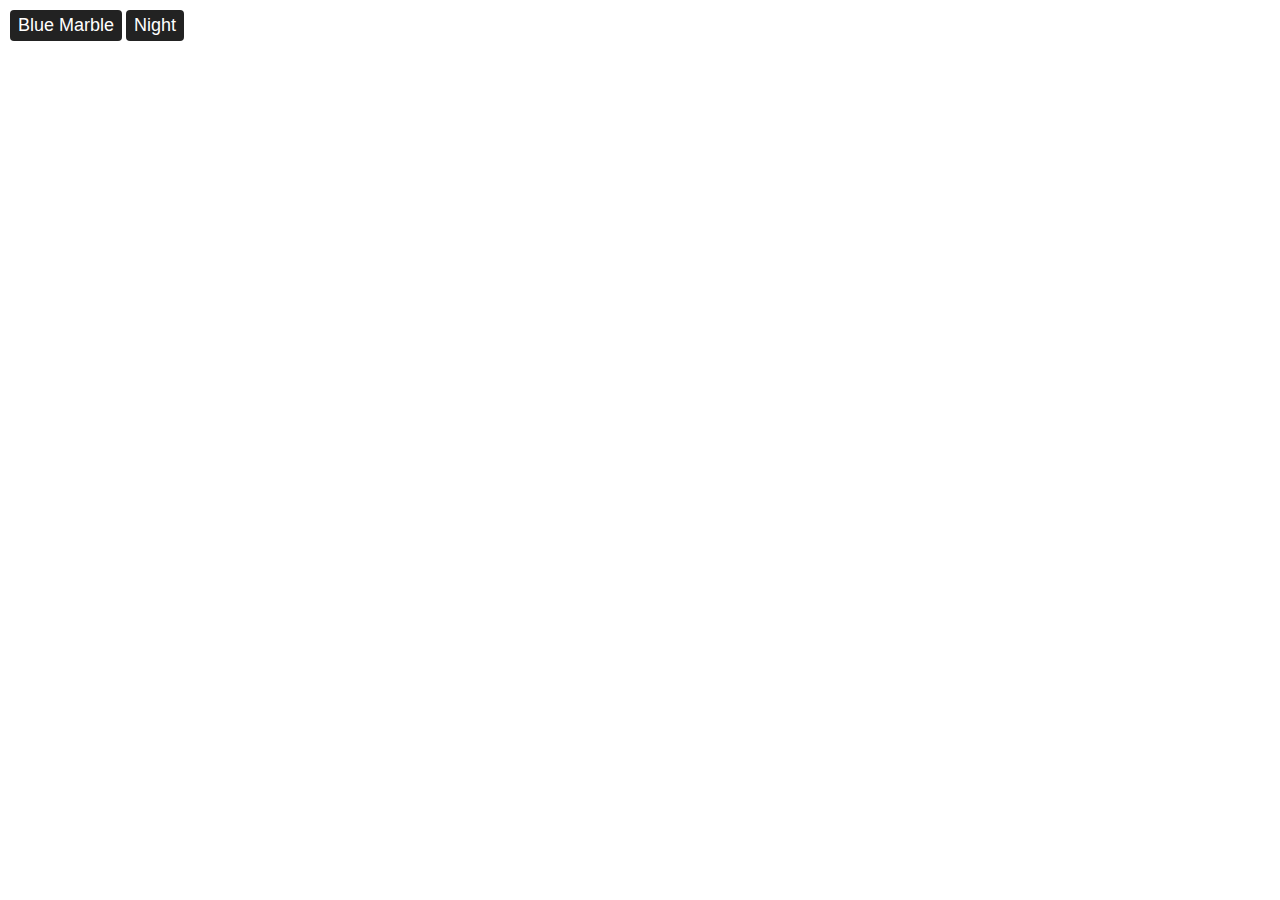
<file: index.html>
<head>
  <style>
    body {
      margin: 0;
    }

    #customControls {
      position: absolute;
      top: 10px;
      left: 10px;
    }

    #customControls > div > button {
      background-color: #222;
      border-radius: 4px;
      border-style: none;
      box-sizing: border-box;
      color: #fff;
      outline: none;
      padding: 5px 8px;
      font-size: large;
    }
  </style>

  <script type="importmap">
    {
      "imports": {
        "three": "https://esm.sh/three",
        "three/": "https://esm.sh/three/"
      }
    }
  </script>

  <title>Happy Birthday Aishwarya!</title>
  <!--  <script type="module"> import * as THREE from 'three'; window.THREE = THREE;</script>-->
  <!--  <script src="../../dist/three-globe.js" defer></script>-->
</head>

<body>
  <div id="globeViz"></div>

  <div id="customControls">
    <div id="cc_bg">
      <button id="bg_blueMarble">Blue Marble</button>
      <button id="bg_night">Night</button>
    </div>
  </div>

  <script type="module">
    import ThreeGlobe from "https://esm.sh/three-globe?external=three";
    import * as THREE from "https://esm.sh/three";
    import { OrbitControls } from "three/examples/jsm/controls/OrbitControls.js?external=three";

    fetch("assets/countries-180.geojson")
      .then((res) => res.json())
      .then((countries) => {
        fetch("assets/populated_places-180.geojson")
          .then((res) => res.json())
          .then((labels) => {
            const Globe = new ThreeGlobe()
              .globeImageUrl("assets/earth-night-180.jpg")
              .bumpImageUrl("assets/earth-topology-180.png")
              .polygonsData(
                countries.features.filter((d) => d.properties.ISO_A2 !== "AQ")
              )
              .polygonCapColor(() => "rgba(0, 0, 0, 0)")
              .polygonStrokeColor(() => "#cccccc")
              .polygonSideColor(() => "#cccccc")
              .polygonAltitude(() => 0.005)
              .labelsData(labels.features)
              .labelLat((d) => d.properties.latitude)
              .labelLng((d) => d.properties.longitude)
              .labelText((d) => d.properties.nameascii)
              .labelSize((d) => d.properties.color && 0.8 || 0.6)
              .labelAltitude((d) => 0.007)
              .labelDotRadius((d) => 0.5)
              .labelColor((d) => d.properties.color || "#cccccc")
              .labelResolution(2);

            // Setup renderer
            const renderer = new THREE.WebGLRenderer();
            renderer.setSize(window.innerWidth, window.innerHeight);
            renderer.setPixelRatio(window.devicePixelRatio);
            document
              .getElementById("globeViz")
              .appendChild(renderer.domElement);

            // Setup scene
            const scene = new THREE.Scene();
            scene.add(Globe);
            scene.add(new THREE.AmbientLight(0xcccccc, Math.PI));
            scene.add(new THREE.DirectionalLight(0xffffff, 0.6 * Math.PI));

            // Setup camera
            const camera = new THREE.PerspectiveCamera();
            camera.aspect = window.innerWidth / window.innerHeight;
            camera.updateProjectionMatrix();
            camera.position.x = 181.7014144528157;
            camera.position.y = -132.0868187378144;
            camera.position.z = -27.318355242986783;


            // Add camera controls
            const tbControls = new OrbitControls(camera, renderer.domElement);
            tbControls.minDistance = 101;
            tbControls.rotateSpeed = 2;
            tbControls.zoomSpeed = 0.8;
            

            document.getElementById("bg_blueMarble").onclick = () => {
              Globe.globeImageUrl("assets/earth-blue-marble-180.jpg")
            };
            document.getElementById("bg_night").onclick = () => {
              Globe.globeImageUrl("assets/earth-night-180.jpg")
            };

            // Kick-off renderer
            (function animate() {
              // IIFE
              // Frame cycle
              tbControls.update();
              renderer.render(scene, camera);
              requestAnimationFrame(animate);
            })();
          });
      });
  </script>
</body>
</file>
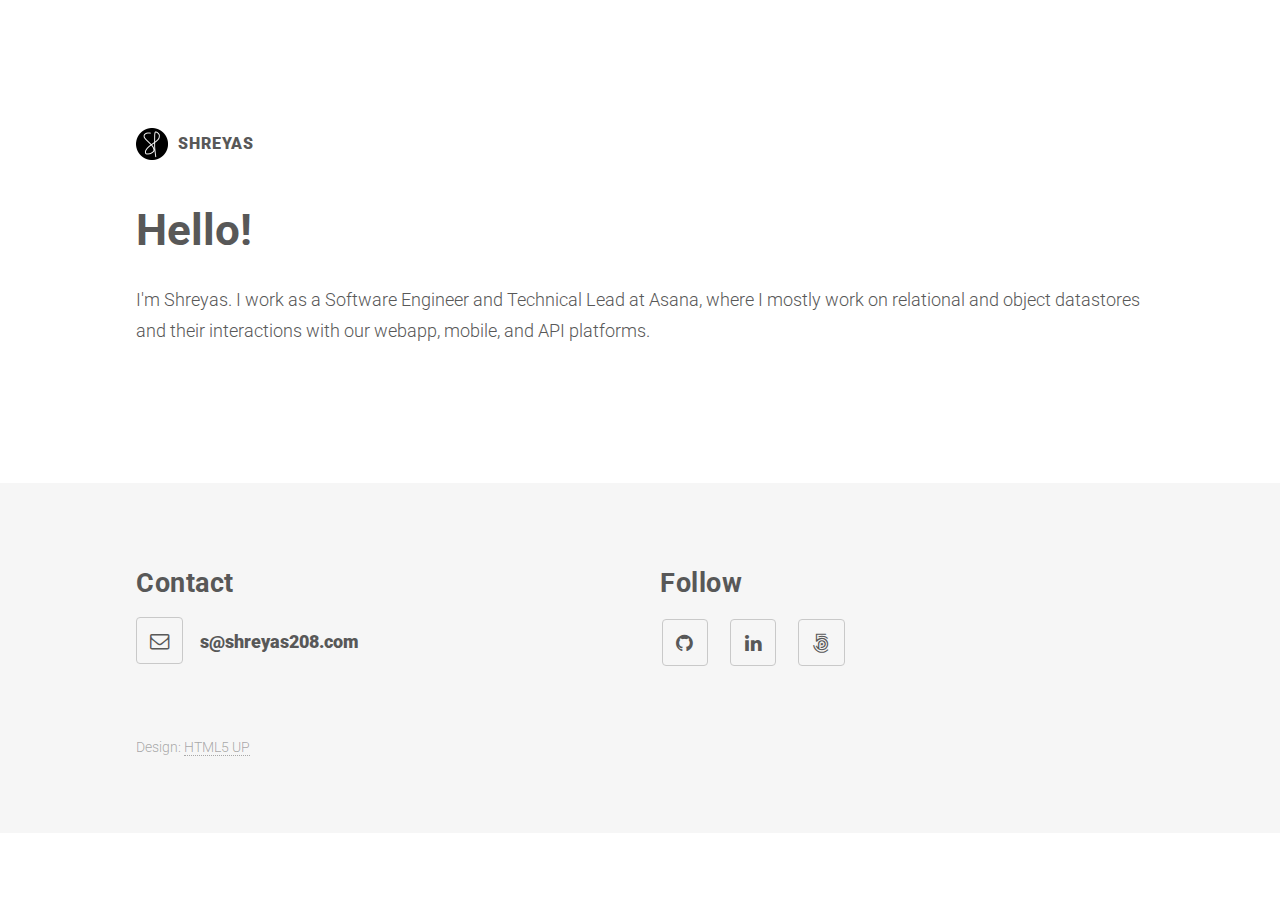
<file: old/index.html>
<!DOCTYPE HTML>
<!--
	Phantom by HTML5 UP
	html5up.net | @ajlkn
	Free for personal and commercial use under the CCA 3.0 license (html5up.net/license)
-->
<html>
	<head>
		<!-- Global site tag (gtag.js) - Google Analytics -->
		<script async src="https://www.googletagmanager.com/gtag/js?id=UA-121834570-1"></script>
		<script>
		  window.dataLayer = window.dataLayer || [];
		  function gtag(){dataLayer.push(arguments);}
		  gtag('js', new Date());

		  gtag('config', 'UA-121834570-1');
		</script>
		<title>Shreyas Patil</title>
		<meta charset="utf-8" />
		<meta name="viewport" content="width=device-width, initial-scale=1, user-scalable=no" />
		<link rel="stylesheet" href="assets/css/main.css" />
		<noscript><link rel="stylesheet" href="assets/css/noscript.css" /></noscript>
		<link rel="icon" type="image/png" href="images/logo.png">
	</head>
	<body class="is-preload">
		<!-- Wrapper -->
			<div id="wrapper">

				<!-- Header -->
					<header id="header">
						<div class="inner">
							<!-- Logo -->
								<a href="index.html" class="logo">
									<span class="symbol"><img src="images/logo.png" alt="" /></span><span class="title">Shreyas</span>
								</a>
						</div>
					</header>

				<!-- Main -->
					<div id="main">
						<div class="inner">
							<header>
								<h1>Hello!<br /></h1>
								<p>I'm Shreyas. I work as a Software Engineer and Technical Lead at Asana, where I mostly work on relational and object datastores and their interactions with our webapp, mobile, and API platforms.</p><br>
							</header>
						</div>
					</div>

				<!-- Footer -->
					<footer id="footer">
						<div class="inner">
							<section>
								<h2>Contact</h2>
								<ul class="alt">
										<li><a href="mailto:s@shreyas208.com" class="icon style2 fa-envelope-o" style="margin-right: 1em;"></a><strong>s@shreyas208.com</strong></li>
									</ul>
							</section>
							<section>
								<h2>Follow</h2>
								<ul class="icons">
									<li><a href="https://www.github.com/shreyas208" target="_blank" class="icon style2 fa-github"><span class="label">GitHub</span></a></li>
									<li><a href="https://www.linkedin.com/in/shreyas208" target="_blank" class="icon style2 fa-linkedin"><span class="label">LinkedIn</span></a></li>
									<li><a href="https://500px.com/shreyas208" target="_blank" class="icon style2 fa-500px"><span class="label">500px</span></a></li>
								</ul>
							</section>
							<ul class="copyright">
								<li>Design: <a href="http://html5up.net" target="_blank">HTML5 UP</a></li>
							</ul>
						</div>
					</footer>

			</div>

		<!-- Scripts -->
			<script src="assets/js/jquery.min.js"></script>
			<script src="assets/js/browser.min.js"></script>
			<script src="assets/js/breakpoints.min.js"></script>
			<script src="assets/js/util.js"></script>
			<script src="assets/js/main.js"></script>

	</body>
</html>
</file>
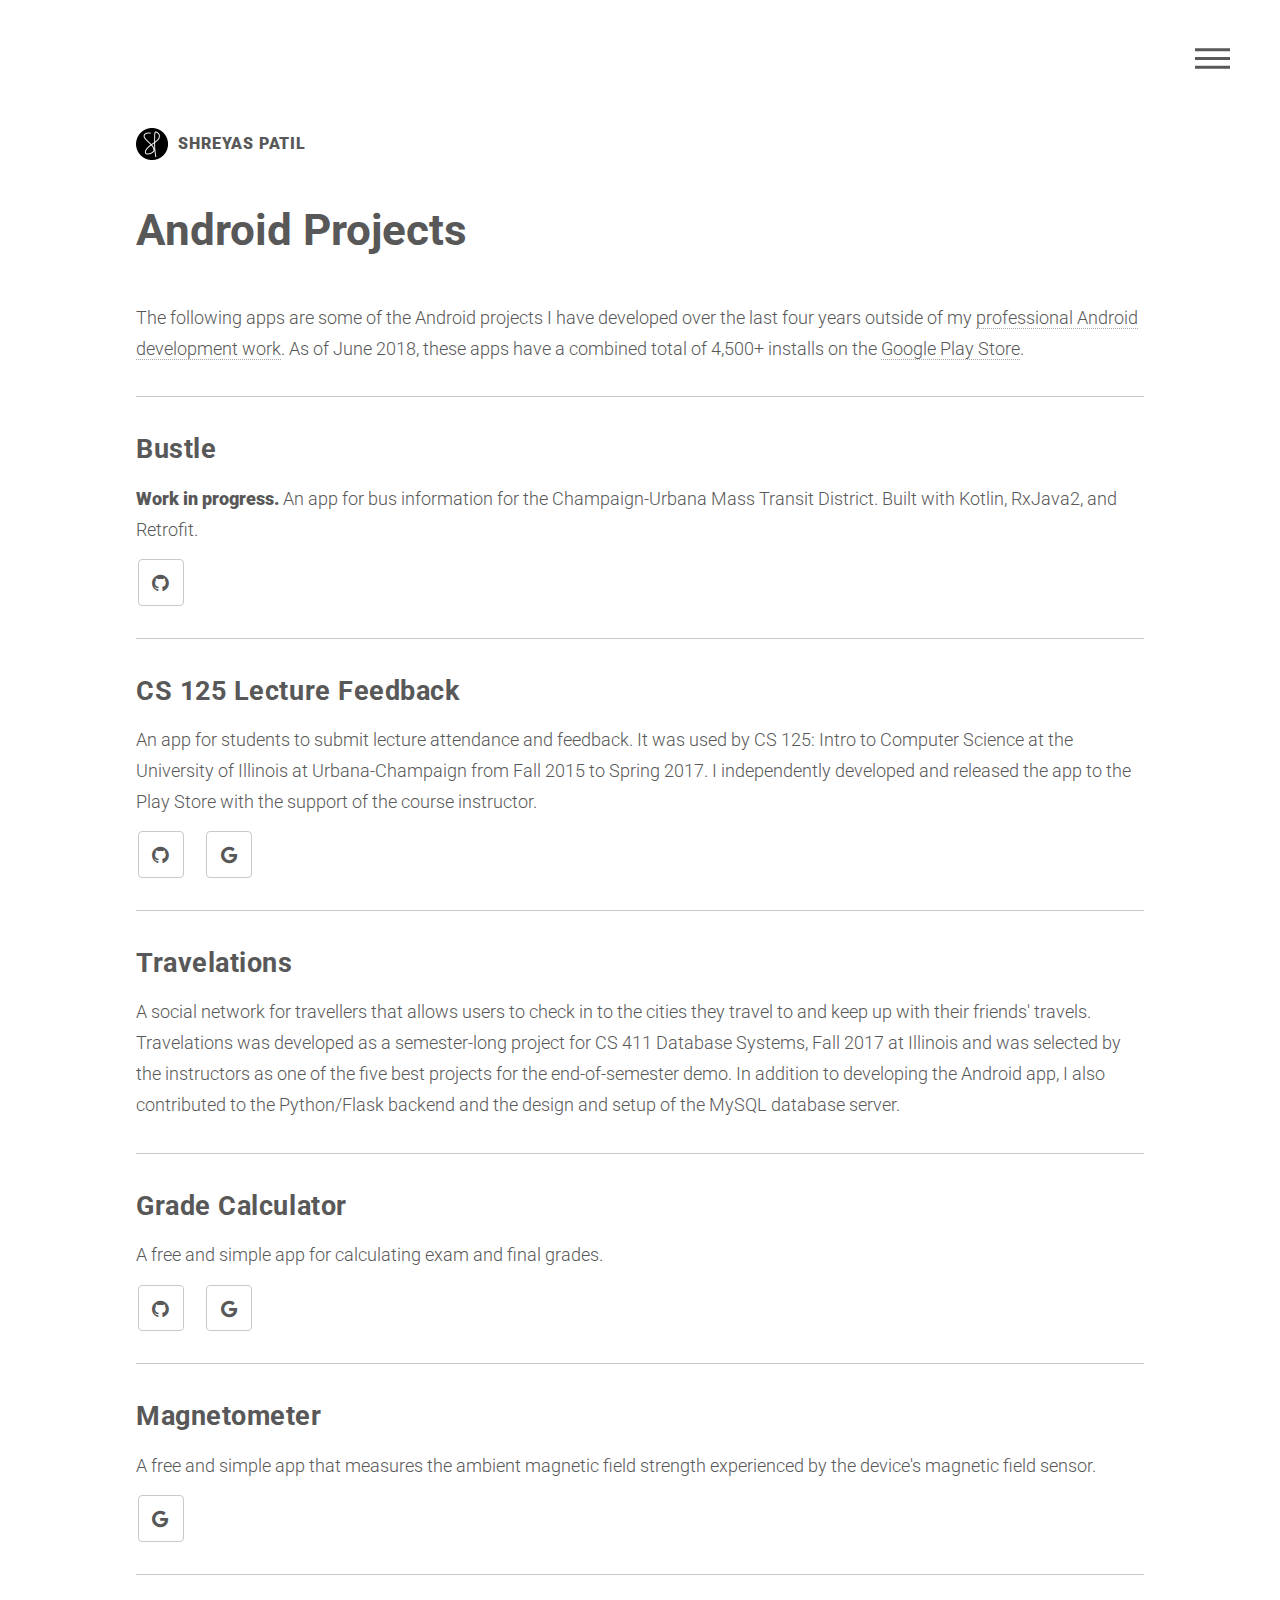
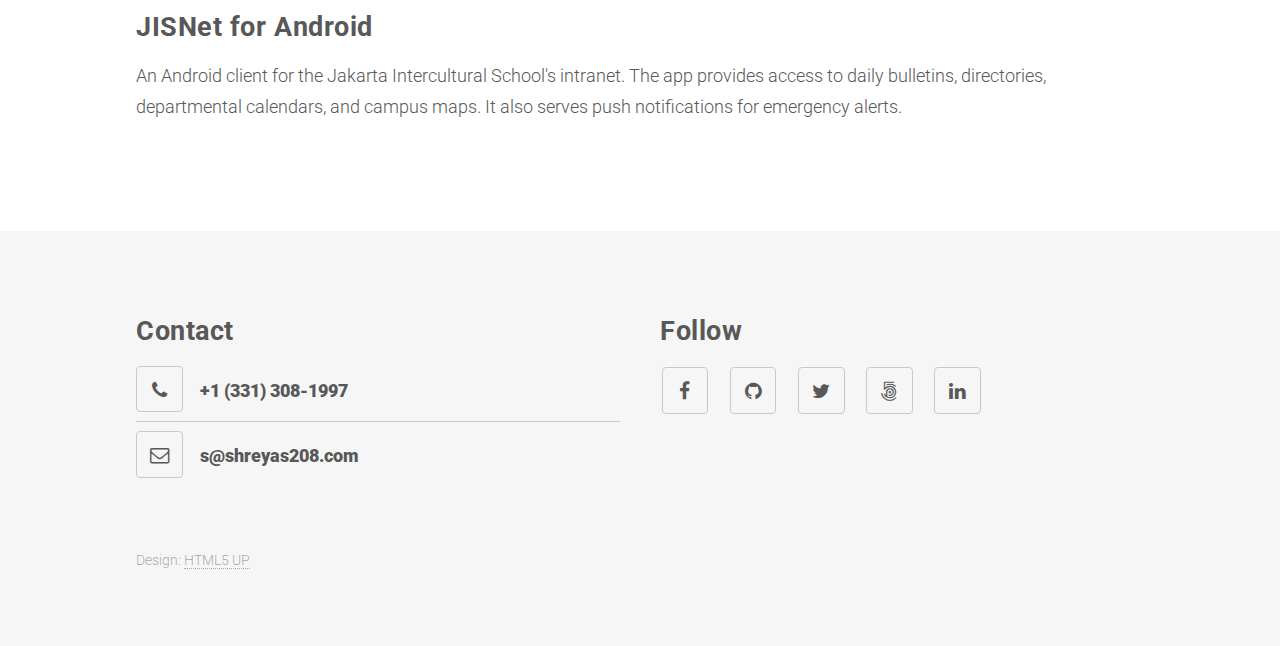
<file: android-projects.html>
<!DOCTYPE HTML>
<!--
	Phantom by HTML5 UP
	html5up.net | @ajlkn
	Free for personal and commercial use under the CCA 3.0 license (html5up.net/license)
-->
<html>
	<head>
		<!-- Global site tag (gtag.js) - Google Analytics -->
		<script async src="https://www.googletagmanager.com/gtag/js?id=UA-121834570-1"></script>
		<script>
		  window.dataLayer = window.dataLayer || [];
		  function gtag(){dataLayer.push(arguments);}
		  gtag('js', new Date());

		  gtag('config', 'UA-121834570-1');
		</script>
		<title>Android Projects | Shreyas Patil</title>
		<meta charset="utf-8" />
		<meta name="viewport" content="width=device-width, initial-scale=1, user-scalable=no" />
		<link rel="stylesheet" href="assets/css/main.css" />
		<noscript><link rel="stylesheet" href="assets/css/noscript.css" /></noscript>
		<link rel="icon" type="image/png" href="images/logo.png">
	</head>
	<body class="is-preload">
		<!-- Wrapper -->
			<div id="wrapper">

				<!-- Header -->
					<header id="header">
						<div class="inner">

							<!-- Logo -->
								<a href="index.html" class="logo">
									<span class="symbol"><img src="images/logo.png" alt="" /></span><span class="title">Shreyas Patil</span>
								</a>

							<!-- Nav -->
								<nav>
									<ul>
										<li><a href="#menu">Menu</a></li>
									</ul>
								</nav>

						</div>
					</header>

				<!-- Menu -->
					<nav id="menu">
						<h2>Menu</h2>
						<ul>
							<li><a href="index.html">Home</a></li>
							<li><a href="android-projects.html">Android Projects</a></li>
							<li><a href="web-projects.html">Web Projects</a></li>
							<li><a href="shreyas-patil-resume.pdf">Resumé</a></li>
						</ul>
					</nav>

				<!-- Main -->
					<div id="main">
						<div class="inner">
							<h1>Android Projects</h1>
							<p>The following apps are some of the Android projects I have developed over the last four years outside of my <a href="work-experience.html">professional Android development work</a>. As of June 2018, these apps have a combined total of 4,500+ installs on the <a href="https://play.google.com/store/apps/developer?id=Shreyas+Patil" target="_blank">Google Play Store</a>.</p>
							<hr>
							<section>
								<h2>Bustle</h2>
								<p><strong>Work in progress.</strong> An app for bus information for the Champaign-Urbana Mass Transit District. Built with Kotlin, RxJava2, and Retrofit.</p>
								<ul class="icons">
									<li><a href="https://github.com/shreyas208/Bustle" class="icon style2 fa-github"><span class="label">GitHub</span></a></li>
								</ul>
							</section>
							<hr>
							<section>
								<h2>CS 125 Lecture Feedback</h2>
								<p>An app for students to submit lecture attendance and feedback. It was used by CS 125: Intro to Computer Science at the University of Illinois at Urbana-Champaign from Fall 2015 to Spring 2017. I independently developed and released the app to the Play Store with the support of the course instructor.</p>
								<ul class="icons">
									<li><a href="https://github.com/shreyas208/CS125_Lecture_Feedback" class="icon style2 fa-github"><span class="label">GitHub</span></a></li>
									<li><a href="https://play.google.com/store/apps/details?id=com.shreyas208.cs125lecture" class="icon style2 fa-google"><span class="label">Play Store</span></a></li>
								</ul>
							</section>
							<hr>
							<section>
								<h2>Travelations</h2>
								<p>A social network for travellers that allows users to check in to the cities they travel to and keep up with their friends' travels. Travelations was developed as a semester-long project for CS 411 Database Systems, Fall 2017 at Illinois and was selected by the instructors as one of the five best projects for the end-of-semester demo. In addition to developing the Android app, I also contributed to the Python/Flask backend and the design and setup of the MySQL database server.</p>
							</section>
							<hr>
							<section>
								<h2>Grade Calculator</h2>
								<p>A free and simple app for calculating exam and final grades.</p>
								<ul class="icons">
									<li><a href="https://github.com/shreyas208/Grade_Calculator" class="icon style2 fa-github"><span class="label">GitHub</span></a></li>
									<li><a href="https://play.google.com/store/apps/details?id=com.shreyas208.gradecalculator.app" class="icon style2 fa-google"><span class="label">Play Store</span></a></li>
								</ul>
							</section>
							<hr>
							<section>
								<h2>Magnetometer</h2>
								<p>A free and simple app that measures the ambient magnetic field strength experienced by the device's magnetic field sensor.</p>
								<ul class="icons">
									<li><a href="https://play.google.com/store/apps/details?id=com.shreyas208.magnetometer" class="icon style2 fa-google"><span class="label">Play Store</span></a></li>
								</ul>
							</section>
							<hr>
							<section>
								<h2>JISNet for Android</h2>
								<p>An Android client for the Jakarta Intercultural School's intranet. The app provides access to daily bulletins, directories, departmental calendars, and campus maps. It also serves push notifications for emergency alerts.</p>
							</section>
						</div>
					</div>

				<!-- Footer -->
					<footer id="footer">
						<div class="inner">
							<section>
								<h2>Contact</h2>
								<ul class="alt">
										<li><a href="tel:+13313081997" class="icon style2 fa-phone" style="margin-right: 1em;"></a><strong>+1 (331) 308-1997</strong></li>
										<li><a href="mailto:s@shreyas208.com" class="icon style2 fa-envelope-o" style="margin-right: 1em;"></a><strong>s@shreyas208.com</strong></li>
									</ul>
							</section>
							<section>
								<h2>Follow</h2>
								<ul class="icons">
									<li><a href="https://www.facebook.com/shreyas208" target="_blank" class="icon style2 fa-facebook"><span class="label">Facebook</span></a></li>
									<li><a href="https://www.github.com/shreyas208" target="_blank" class="icon style2 fa-github"><span class="label">GitHub</span></a></li>
									<li><a href="https://twitter.com/shreyas208" target="_blank" class="icon style2 fa-twitter"><span class="label">Twitter</span></a></li>
									<li><a href="https://500px.com/shreyas208" target="_blank" class="icon style2 fa-500px"><span class="label">500px</span></a></li>
									<li><a href="https://www.linkedin.com/in/shreyas208" target="_blank" class="icon style2 fa-linkedin"><span class="label">LinkedIn</span></a></li>
								</ul>
							</section>
							<ul class="copyright">
								<li>Design: <a href="http://html5up.net" target="_blank">HTML5 UP</a></li>
							</ul>
						</div>
					</footer>

			</div>

		<!-- Scripts -->
			<script src="assets/js/jquery.min.js"></script>
			<script src="assets/js/browser.min.js"></script>
			<script src="assets/js/breakpoints.min.js"></script>
			<script src="assets/js/util.js"></script>
			<script src="assets/js/main.js"></script>

	</body>
</html>
</file>
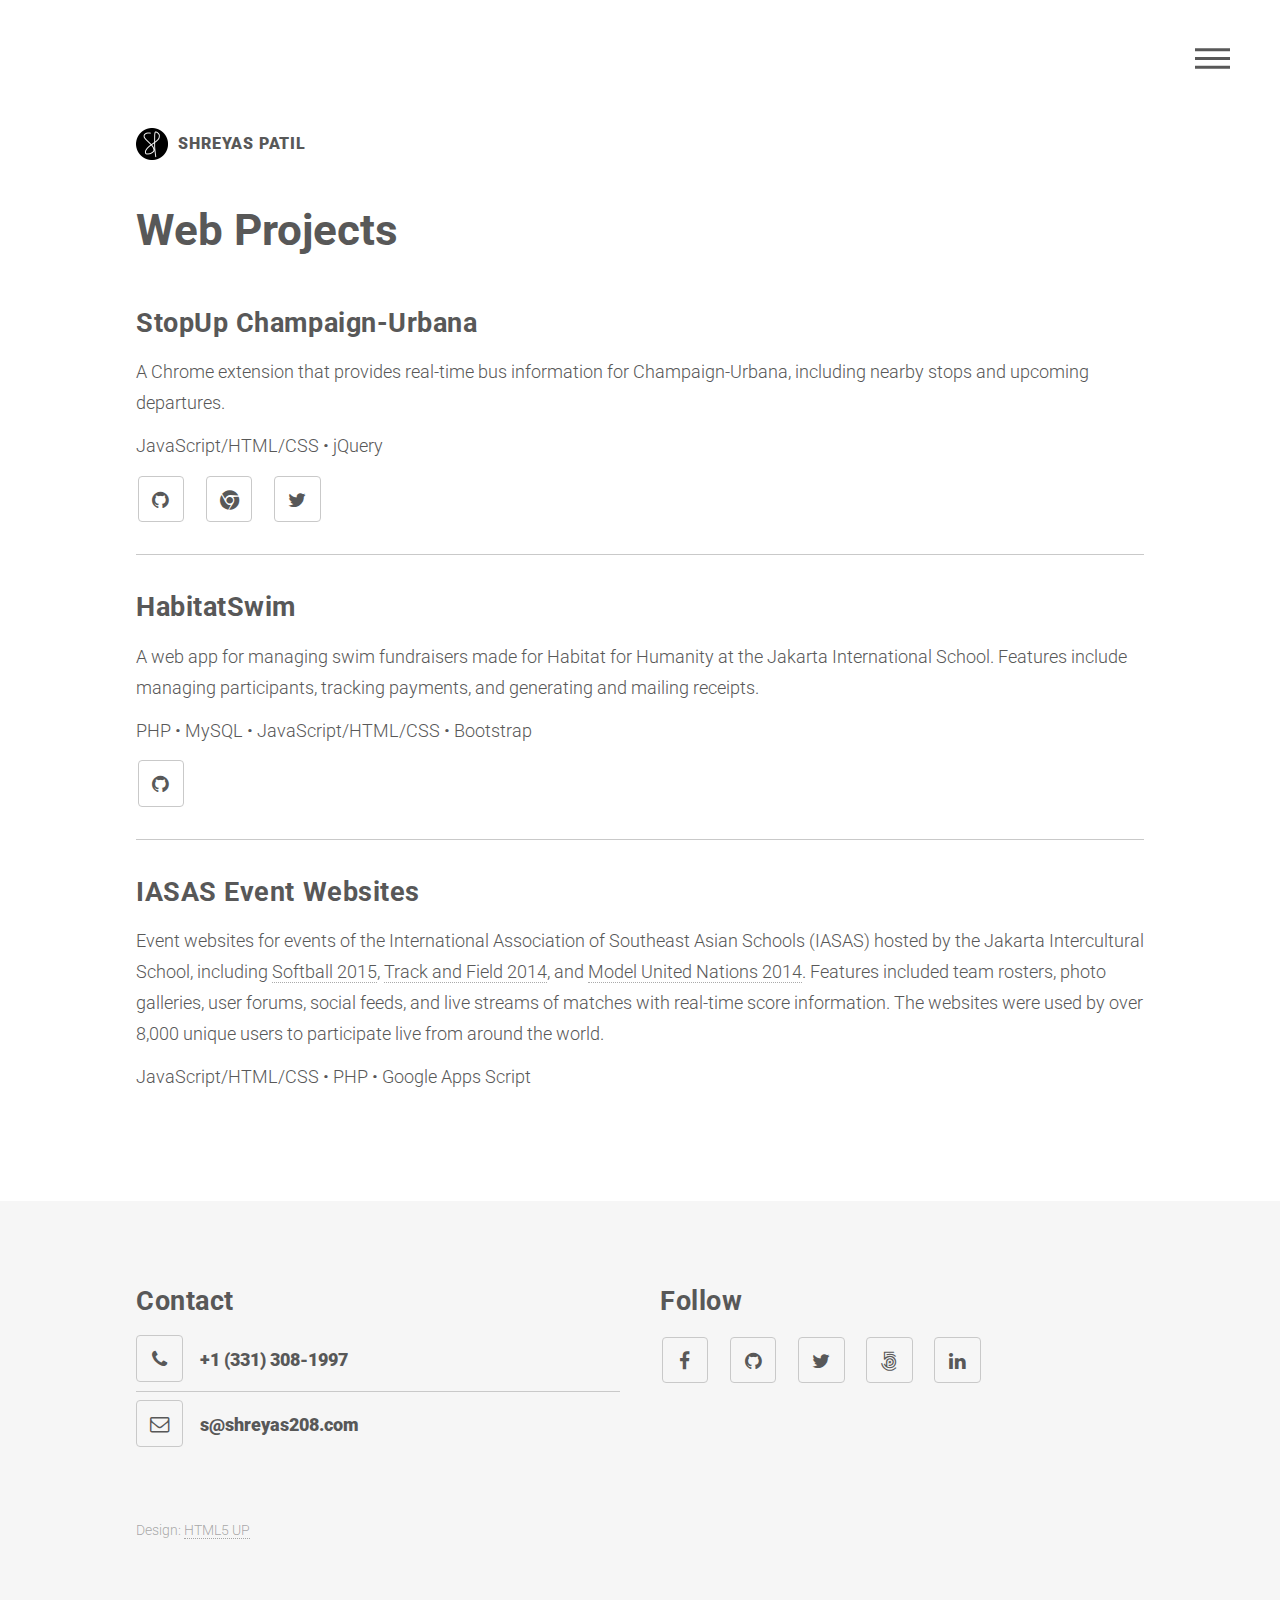
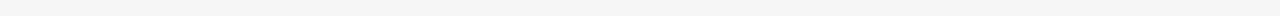
<file: web-projects.html>
<!DOCTYPE HTML>
<!--
	Phantom by HTML5 UP
	html5up.net | @ajlkn
	Free for personal and commercial use under the CCA 3.0 license (html5up.net/license)
-->
<html>
	<head>
		<!-- Global site tag (gtag.js) - Google Analytics -->
		<script async src="https://www.googletagmanager.com/gtag/js?id=UA-121834570-1"></script>
		<script>
		  window.dataLayer = window.dataLayer || [];
		  function gtag(){dataLayer.push(arguments);}
		  gtag('js', new Date());

		  gtag('config', 'UA-121834570-1');
		</script>
		<title>Web Projects | Shreyas Patil</title>
		<meta charset="utf-8" />
		<meta name="viewport" content="width=device-width, initial-scale=1, user-scalable=no" />
		<link rel="stylesheet" href="assets/css/main.css" />
		<noscript><link rel="stylesheet" href="assets/css/noscript.css" /></noscript>
		<link rel="icon" type="image/png" href="images/logo.png">
	</head>
	<body class="is-preload">
		<!-- Wrapper -->
			<div id="wrapper">

				<!-- Header -->
					<header id="header">
						<div class="inner">

							<!-- Logo -->
								<a href="index.html" class="logo">
									<span class="symbol"><img src="images/logo.png" alt="" /></span><span class="title">Shreyas Patil</span>
								</a>

							<!-- Nav -->
								<nav>
									<ul>
										<li><a href="#menu">Menu</a></li>
									</ul>
								</nav>

						</div>
					</header>

				<!-- Menu -->
					<nav id="menu">
						<h2>Menu</h2>
						<ul>
							<li><a href="index.html">Home</a></li>
							<li><a href="android-projects.html">Android Projects</a></li>
							<li><a href="web-projects.html">Web Projects</a></li>
							<li><a href="shreyas-patil-resume.pdf">Resumé</a></li>
						</ul>
					</nav>

				<!-- Main -->
					<div id="main">
						<div class="inner">
							<h1>Web Projects</h1>
							<section>
								<h2>StopUp Champaign-Urbana</h2>
								<p>A Chrome extension that provides real-time bus information for Champaign-Urbana, including nearby stops and upcoming departures.</p>
								<p>JavaScript/HTML/CSS • jQuery</p>
								<ul class="icons">
									<li><a href="https://github.com/shreyas208/StopUp" class="icon style2 fa-github"><span class="label">GitHub</span></a></li>
									<li><a href="https://chrome.google.com/webstore/detail/stopup-champaign-urbana/kebhkemgfldadiocnlinciapfifjlknd" class="icon style2 fa-chrome"><span class="label">Chrome Web Store</span></a></li>
									<li><a href="https://twitter.com/rideMTD/status/949292911602135040" class="icon style2 fa-twitter"><span class="label">Twitter</span></a></li>
								</ul>
							</section>
							<hr>
							<section>
								<h2>HabitatSwim</h2>
								<p>A web app for managing swim fundraisers made for Habitat for Humanity at the Jakarta International School. Features include managing participants, tracking payments, and generating and mailing receipts.</p>
								<p>PHP • MySQL • JavaScript/HTML/CSS • Bootstrap</p>
								<ul class="icons">
									<li><a href="https://github.com/shreyas208/HabitatSwim" class="icon style2 fa-github"><span class="label">GitHub</span></a></li>
								</ul>
							</section>
							<hr>
							<section>
								<h2>IASAS Event Websites</h2>
								<p>Event websites for events of the International Association of Southeast Asian Schools (IASAS) hosted by the Jakarta Intercultural School, including <a href="https://github.com/shreyas208/IASAS-Softball-2015">Softball 2015</a>, <a href="https://github.com/shreyas208/IASAS-TrackAndField-2014">Track and Field 2014</a>, and <a href="https://github.com/shreyas208/IASAS-Model-United-Nations-2014">Model United Nations 2014</a>. Features included team rosters, photo galleries, user forums, social feeds, and live streams of matches with real-time score information. The websites were used by over 8,000 unique users to participate live from around the world.</p>
								<p>JavaScript/HTML/CSS • PHP • Google Apps Script</p>
							</section>
						</div>
					</div>

				<!-- Footer -->
					<footer id="footer">
						<div class="inner">
							<section>
								<h2>Contact</h2>
								<ul class="alt">
										<li><a href="tel:+13313081997" class="icon style2 fa-phone" style="margin-right: 1em;"></a><strong>+1 (331) 308-1997</strong></li>
										<li><a href="mailto:s@shreyas208.com" class="icon style2 fa-envelope-o" style="margin-right: 1em;"></a><strong>s@shreyas208.com</strong></li>
									</ul>
							</section>
							<section>
								<h2>Follow</h2>
								<ul class="icons">
									<li><a href="https://www.facebook.com/shreyas208" target="_blank" class="icon style2 fa-facebook"><span class="label">Facebook</span></a></li>
									<li><a href="https://www.github.com/shreyas208" target="_blank" class="icon style2 fa-github"><span class="label">GitHub</span></a></li>
									<li><a href="https://twitter.com/shreyas208" target="_blank" class="icon style2 fa-twitter"><span class="label">Twitter</span></a></li>
									<li><a href="https://500px.com/shreyas208" target="_blank" class="icon style2 fa-500px"><span class="label">500px</span></a></li>
									<li><a href="https://www.linkedin.com/in/shreyas208" target="_blank" class="icon style2 fa-linkedin"><span class="label">LinkedIn</span></a></li>
								</ul>
							</section>
							<ul class="copyright">
								<li>Design: <a href="http://html5up.net" target="_blank">HTML5 UP</a></li>
							</ul>
						</div>
					</footer>

			</div>

		<!-- Scripts -->
			<script src="assets/js/jquery.min.js"></script>
			<script src="assets/js/browser.min.js"></script>
			<script src="assets/js/breakpoints.min.js"></script>
			<script src="assets/js/util.js"></script>
			<script src="assets/js/main.js"></script>

	</body>
</html>
</file>
<file: old/assets/css/noscript.css>
/*
	Phantom by HTML5 UP
	html5up.net | @ajlkn
	Free for personal and commercial use under the CCA 3.0 license (html5up.net/license)
*/

/* Tiles */

	body.is-preload .tiles article {
		-moz-transform: none;
		-webkit-transform: none;
		-ms-transform: none;
		transform: none;
		opacity: 1;
	}
</file>
<file: assets/css/noscript.css>
/*
	Phantom by HTML5 UP
	html5up.net | @ajlkn
	Free for personal and commercial use under the CCA 3.0 license (html5up.net/license)
*/

/* Tiles */

	body.is-preload .tiles article {
		-moz-transform: none;
		-webkit-transform: none;
		-ms-transform: none;
		transform: none;
		opacity: 1;
	}
</file>
<file: old/assets/css/main.css>
@import url("font-awesome.min.css");
@import url("https://fonts.googleapis.com/css?family=Roboto:300,700,900");

/*
	Phantom by HTML5 UP
	html5up.net | @ajlkn
	Free for personal and commercial use under the CCA 3.0 license (html5up.net/license)
*/

html, body, div, span, applet, object,
iframe, h1, h2, h3, h4, h5, h6, p, blockquote,
pre, a, abbr, acronym, address, big, cite,
code, del, dfn, em, img, ins, kbd, q, s, samp,
small, strike, strong, sub, sup, tt, var, b,
u, i, center, dl, dt, dd, ol, ul, li, fieldset,
form, label, legend, table, caption, tbody,
tfoot, thead, tr, th, td, article, aside,
canvas, details, embed, figure, figcaption,
footer, header, hgroup, menu, nav, output, ruby,
section, summary, time, mark, audio, video {
	margin: 0;
	padding: 0;
	border: 0;
	font-size: 100%;
	font: inherit;
	vertical-align: baseline;}

article, aside, details, figcaption, figure,
footer, header, hgroup, menu, nav, section {
	display: block;}

body {
	line-height: 1;
}

ol, ul {
	list-style: none;
}

blockquote, q {
	quotes: none;
}

	blockquote:before, blockquote:after, q:before, q:after {
		content: '';
		content: none;
	}

table {
	border-collapse: collapse;
	border-spacing: 0;
}

body {
	-webkit-text-size-adjust: none;
}

mark {
	background-color: transparent;
	color: inherit;
}

input::-moz-focus-inner {
	border: 0;
	padding: 0;
}

input, select, textarea {
	-moz-appearance: none;
	-webkit-appearance: none;
	-ms-appearance: none;
	appearance: none;
}

/* Basic */

	@-ms-viewport {
		width: device-width;
	}

	body {
		-ms-overflow-style: scrollbar;
	}

	@media screen and (max-width: 480px) {

		html, body {
			min-width: 320px;
		}

	}

	html {
		box-sizing: border-box;
	}

	*, *:before, *:after {
		box-sizing: inherit;
	}

	body {
		background: #ffffff;
	}

		body.is-preload *, body.is-preload *:before, body.is-preload *:after {
			-moz-animation: none !important;
			-webkit-animation: none !important;
			-ms-animation: none !important;
			animation: none !important;
			-moz-transition: none !important;
			-webkit-transition: none !important;
			-ms-transition: none !important;
			transition: none !important;
		}

/* Type */

	body, input, select, textarea {
		color: #585858;
		font-family: "Roboto", Helvetica, sans-serif;
		font-size: 16pt;
		font-weight: 300;
		line-height: 1.75;
	}

		@media screen and (max-width: 1680px) {

			body, input, select, textarea {
				font-size: 14pt;
			}

		}

		@media screen and (max-width: 1280px) {

			body, input, select, textarea {
				font-size: 12pt;
			}

		}

	a {
		-moz-transition: border-bottom-color 0.2s ease, color 0.2s ease;
		-webkit-transition: border-bottom-color 0.2s ease, color 0.2s ease;
		-ms-transition: border-bottom-color 0.2s ease, color 0.2s ease;
		transition: border-bottom-color 0.2s ease, color 0.2s ease;
		text-decoration: none;
		color: #585858;
		border-bottom: dotted 1px rgba(88, 88, 88, 0.5);
	}

		a:hover {
			border-bottom-color: transparent;
			color: #f2849e !important;
		}

	strong, b {
		font-weight: 900;
	}

	em, i {
		font-style: italic;
	}

	p {
		font-size: 1.1em;
		margin: 0 0 0.7em 0;
	}

	h1 {
		font-size: 2.75em;
		font-weight: 700;
		line-height: 1.3;
		margin: 0 0 1em 0;
	}

		h1 a {
			color: inherit;
		}

		@media screen and (max-width: 736px) {

			h1 {
				font-size: 2em;
				margin: 0 0 1em 0;
			}

		}

		@media screen and (max-width: 360px) {

			h1 {
				font-size: 1.75em;
			}

		}

	h2, h3, h4, h5, h6 {
		font-weight: 700;
		line-height: 1.5;
		margin: 0 0 0.5em 0;
		text-transform: uppercase;
		letter-spacing: 0.02em;
	}

		h2 a, h3 a, h4 a, h5 a, h6 a {
			color: inherit;
		}

	h2 {
		text-transform: none;
		font-size: 1.7em;
	}

	h3 {
		font-size: 1.5em;
	}

	h4 {
		font-size: 1.2em;
	}

	h5 {
		font-size: 1em;
	}

	h6 {
		font-size: 0.8em;
	}

	@media screen and (max-width: 980px) {

		h1 br, h2 br, h3 br, h4 br, h5 br, h6 br {
			display: none;
		}

	}

	@media screen and (max-width: 736px) {

		h2 {
			font-size: 1.4em;
		}

		h3 {
			font-size: 1.2em;
		}

	}

	sub {
		font-size: 0.8em;
		position: relative;
		top: 0.5em;
	}

	sup {
		font-size: 0.8em;
		position: relative;
		top: -0.5em;
	}

	blockquote {
		border-left: solid 4px #c9c9c9;
		font-style: italic;
		margin: 0 0 2em 0;
		padding: 0.5em 0 0.5em 2em;
	}

	code {
		background: rgba(144, 144, 144, 0.075);
		border-radius: 4px;
		border: solid 1px #c9c9c9;
		font-family: "Courier New", monospace;
		font-size: 0.9em;
		margin: 0 0.25em;
		padding: 0.25em 0.65em;
	}

	pre {
		-webkit-overflow-scrolling: touch;
		font-family: "Courier New", monospace;
		font-size: 0.9em;
		margin: 0 0 2em 0;
	}

		pre code {
			display: block;
			line-height: 1.75;
			padding: 1em 1.5em;
			overflow-x: auto;
		}

	hr {
		border: 0;
		border-bottom: solid 1px #c9c9c9;
		margin: 2em 0;
	}

		hr.major {
			margin: 3em 0;
		}

	.align-left {
		text-align: left;
	}

	.align-center {
		text-align: center;
	}

	.align-right {
		text-align: right;
	}

/* Row */

	.row {
		display: flex;
		flex-wrap: wrap;
		box-sizing: border-box;
		align-items: stretch;
	}

		.row > * {
			box-sizing: border-box;
		}

		.row.gtr-uniform > * > :last-child {
			margin-bottom: 0;
		}

		.row.aln-left {
			justify-content: flex-start;
		}

		.row.aln-center {
			justify-content: center;
		}

		.row.aln-right {
			justify-content: flex-end;
		}

		.row.aln-top {
			align-items: flex-start;
		}

		.row.aln-middle {
			align-items: center;
		}

		.row.aln-bottom {
			align-items: flex-end;
		}

		.row > .imp {
			order: -1;
		}

		.row > .col-1 {
			width: 8.3333333333%;
		}

		.row > .off-1 {
			margin-left: 8.3333333333%;
		}

		.row > .col-2 {
			width: 16.6666666667%;
		}

		.row > .off-2 {
			margin-left: 16.6666666667%;
		}

		.row > .col-3 {
			width: 25%;
		}

		.row > .off-3 {
			margin-left: 25%;
		}

		.row > .col-4 {
			width: 33.3333333333%;
		}

		.row > .off-4 {
			margin-left: 33.3333333333%;
		}

		.row > .col-5 {
			width: 41.6666666667%;
		}

		.row > .off-5 {
			margin-left: 41.6666666667%;
		}

		.row > .col-6 {
			width: 50%;
		}

		.row > .off-6 {
			margin-left: 50%;
		}

		.row > .col-7 {
			width: 58.3333333333%;
		}

		.row > .off-7 {
			margin-left: 58.3333333333%;
		}

		.row > .col-8 {
			width: 66.6666666667%;
		}

		.row > .off-8 {
			margin-left: 66.6666666667%;
		}

		.row > .col-9 {
			width: 75%;
		}

		.row > .off-9 {
			margin-left: 75%;
		}

		.row > .col-10 {
			width: 83.3333333333%;
		}

		.row > .off-10 {
			margin-left: 83.3333333333%;
		}

		.row > .col-11 {
			width: 91.6666666667%;
		}

		.row > .off-11 {
			margin-left: 91.6666666667%;
		}

		.row > .col-12 {
			width: 100%;
		}

		.row > .off-12 {
			margin-left: 100%;
		}

		.row.gtr-0 {
			margin-top: 0;
			margin-left: 0em;
		}

			.row.gtr-0 > * {
				padding: 0 0 0 0em;
			}

			.row.gtr-0.gtr-uniform {
				margin-top: 0em;
			}

				.row.gtr-0.gtr-uniform > * {
					padding-top: 0em;
				}

		.row.gtr-25 {
			margin-top: 0;
			margin-left: -0.5em;
		}

			.row.gtr-25 > * {
				padding: 0 0 0 0.5em;
			}

			.row.gtr-25.gtr-uniform {
				margin-top: -0.5em;
			}

				.row.gtr-25.gtr-uniform > * {
					padding-top: 0.5em;
				}

		.row.gtr-50 {
			margin-top: 0;
			margin-left: -1em;
		}

			.row.gtr-50 > * {
				padding: 0 0 0 1em;
			}

			.row.gtr-50.gtr-uniform {
				margin-top: -1em;
			}

				.row.gtr-50.gtr-uniform > * {
					padding-top: 1em;
				}

		.row {
			margin-top: 0;
			margin-left: -2em;
		}

			.row > * {
				padding: 0 0 0 2em;
			}

			.row.gtr-uniform {
				margin-top: -2em;
			}

				.row.gtr-uniform > * {
					padding-top: 2em;
				}

		.row.gtr-150 {
			margin-top: 0;
			margin-left: -3em;
		}

			.row.gtr-150 > * {
				padding: 0 0 0 3em;
			}

			.row.gtr-150.gtr-uniform {
				margin-top: -3em;
			}

				.row.gtr-150.gtr-uniform > * {
					padding-top: 3em;
				}

		.row.gtr-200 {
			margin-top: 0;
			margin-left: -4em;
		}

			.row.gtr-200 > * {
				padding: 0 0 0 4em;
			}

			.row.gtr-200.gtr-uniform {
				margin-top: -4em;
			}

				.row.gtr-200.gtr-uniform > * {
					padding-top: 4em;
				}

		@media screen and (max-width: 1680px) {

			.row {
				display: flex;
				flex-wrap: wrap;
				box-sizing: border-box;
				align-items: stretch;
			}

				.row > * {
					box-sizing: border-box;
				}

				.row.gtr-uniform > * > :last-child {
					margin-bottom: 0;
				}

				.row.aln-left {
					justify-content: flex-start;
				}

				.row.aln-center {
					justify-content: center;
				}

				.row.aln-right {
					justify-content: flex-end;
				}

				.row.aln-top {
					align-items: flex-start;
				}

				.row.aln-middle {
					align-items: center;
				}

				.row.aln-bottom {
					align-items: flex-end;
				}

				.row > .imp-xlarge {
					order: -1;
				}

				.row > .col-1-xlarge {
					width: 8.3333333333%;
				}

				.row > .off-1-xlarge {
					margin-left: 8.3333333333%;
				}

				.row > .col-2-xlarge {
					width: 16.6666666667%;
				}

				.row > .off-2-xlarge {
					margin-left: 16.6666666667%;
				}

				.row > .col-3-xlarge {
					width: 25%;
				}

				.row > .off-3-xlarge {
					margin-left: 25%;
				}

				.row > .col-4-xlarge {
					width: 33.3333333333%;
				}

				.row > .off-4-xlarge {
					margin-left: 33.3333333333%;
				}

				.row > .col-5-xlarge {
					width: 41.6666666667%;
				}

				.row > .off-5-xlarge {
					margin-left: 41.6666666667%;
				}

				.row > .col-6-xlarge {
					width: 50%;
				}

				.row > .off-6-xlarge {
					margin-left: 50%;
				}

				.row > .col-7-xlarge {
					width: 58.3333333333%;
				}

				.row > .off-7-xlarge {
					margin-left: 58.3333333333%;
				}

				.row > .col-8-xlarge {
					width: 66.6666666667%;
				}

				.row > .off-8-xlarge {
					margin-left: 66.6666666667%;
				}

				.row > .col-9-xlarge {
					width: 75%;
				}

				.row > .off-9-xlarge {
					margin-left: 75%;
				}

				.row > .col-10-xlarge {
					width: 83.3333333333%;
				}

				.row > .off-10-xlarge {
					margin-left: 83.3333333333%;
				}

				.row > .col-11-xlarge {
					width: 91.6666666667%;
				}

				.row > .off-11-xlarge {
					margin-left: 91.6666666667%;
				}

				.row > .col-12-xlarge {
					width: 100%;
				}

				.row > .off-12-xlarge {
					margin-left: 100%;
				}

				.row.gtr-0 {
					margin-top: 0;
					margin-left: 0em;
				}

					.row.gtr-0 > * {
						padding: 0 0 0 0em;
					}

					.row.gtr-0.gtr-uniform {
						margin-top: 0em;
					}

						.row.gtr-0.gtr-uniform > * {
							padding-top: 0em;
						}

				.row.gtr-25 {
					margin-top: 0;
					margin-left: -0.5em;
				}

					.row.gtr-25 > * {
						padding: 0 0 0 0.5em;
					}

					.row.gtr-25.gtr-uniform {
						margin-top: -0.5em;
					}

						.row.gtr-25.gtr-uniform > * {
							padding-top: 0.5em;
						}

				.row.gtr-50 {
					margin-top: 0;
					margin-left: -1em;
				}

					.row.gtr-50 > * {
						padding: 0 0 0 1em;
					}

					.row.gtr-50.gtr-uniform {
						margin-top: -1em;
					}

						.row.gtr-50.gtr-uniform > * {
							padding-top: 1em;
						}

				.row {
					margin-top: 0;
					margin-left: -2em;
				}

					.row > * {
						padding: 0 0 0 2em;
					}

					.row.gtr-uniform {
						margin-top: -2em;
					}

						.row.gtr-uniform > * {
							padding-top: 2em;
						}

				.row.gtr-150 {
					margin-top: 0;
					margin-left: -3em;
				}

					.row.gtr-150 > * {
						padding: 0 0 0 3em;
					}

					.row.gtr-150.gtr-uniform {
						margin-top: -3em;
					}

						.row.gtr-150.gtr-uniform > * {
							padding-top: 3em;
						}

				.row.gtr-200 {
					margin-top: 0;
					margin-left: -4em;
				}

					.row.gtr-200 > * {
						padding: 0 0 0 4em;
					}

					.row.gtr-200.gtr-uniform {
						margin-top: -4em;
					}

						.row.gtr-200.gtr-uniform > * {
							padding-top: 4em;
						}

		}

		@media screen and (max-width: 1280px) {

			.row {
				display: flex;
				flex-wrap: wrap;
				box-sizing: border-box;
				align-items: stretch;
			}

				.row > * {
					box-sizing: border-box;
				}

				.row.gtr-uniform > * > :last-child {
					margin-bottom: 0;
				}

				.row.aln-left {
					justify-content: flex-start;
				}

				.row.aln-center {
					justify-content: center;
				}

				.row.aln-right {
					justify-content: flex-end;
				}

				.row.aln-top {
					align-items: flex-start;
				}

				.row.aln-middle {
					align-items: center;
				}

				.row.aln-bottom {
					align-items: flex-end;
				}

				.row > .imp-large {
					order: -1;
				}

				.row > .col-1-large {
					width: 8.3333333333%;
				}

				.row > .off-1-large {
					margin-left: 8.3333333333%;
				}

				.row > .col-2-large {
					width: 16.6666666667%;
				}

				.row > .off-2-large {
					margin-left: 16.6666666667%;
				}

				.row > .col-3-large {
					width: 25%;
				}

				.row > .off-3-large {
					margin-left: 25%;
				}

				.row > .col-4-large {
					width: 33.3333333333%;
				}

				.row > .off-4-large {
					margin-left: 33.3333333333%;
				}

				.row > .col-5-large {
					width: 41.6666666667%;
				}

				.row > .off-5-large {
					margin-left: 41.6666666667%;
				}

				.row > .col-6-large {
					width: 50%;
				}

				.row > .off-6-large {
					margin-left: 50%;
				}

				.row > .col-7-large {
					width: 58.3333333333%;
				}

				.row > .off-7-large {
					margin-left: 58.3333333333%;
				}

				.row > .col-8-large {
					width: 66.6666666667%;
				}

				.row > .off-8-large {
					margin-left: 66.6666666667%;
				}

				.row > .col-9-large {
					width: 75%;
				}

				.row > .off-9-large {
					margin-left: 75%;
				}

				.row > .col-10-large {
					width: 83.3333333333%;
				}

				.row > .off-10-large {
					margin-left: 83.3333333333%;
				}

				.row > .col-11-large {
					width: 91.6666666667%;
				}

				.row > .off-11-large {
					margin-left: 91.6666666667%;
				}

				.row > .col-12-large {
					width: 100%;
				}

				.row > .off-12-large {
					margin-left: 100%;
				}

				.row.gtr-0 {
					margin-top: 0;
					margin-left: 0em;
				}

					.row.gtr-0 > * {
						padding: 0 0 0 0em;
					}

					.row.gtr-0.gtr-uniform {
						margin-top: 0em;
					}

						.row.gtr-0.gtr-uniform > * {
							padding-top: 0em;
						}

				.row.gtr-25 {
					margin-top: 0;
					margin-left: -0.5em;
				}

					.row.gtr-25 > * {
						padding: 0 0 0 0.5em;
					}

					.row.gtr-25.gtr-uniform {
						margin-top: -0.5em;
					}

						.row.gtr-25.gtr-uniform > * {
							padding-top: 0.5em;
						}

				.row.gtr-50 {
					margin-top: 0;
					margin-left: -1em;
				}

					.row.gtr-50 > * {
						padding: 0 0 0 1em;
					}

					.row.gtr-50.gtr-uniform {
						margin-top: -1em;
					}

						.row.gtr-50.gtr-uniform > * {
							padding-top: 1em;
						}

				.row {
					margin-top: 0;
					margin-left: -2em;
				}

					.row > * {
						padding: 0 0 0 2em;
					}

					.row.gtr-uniform {
						margin-top: -2em;
					}

						.row.gtr-uniform > * {
							padding-top: 2em;
						}

				.row.gtr-150 {
					margin-top: 0;
					margin-left: -3em;
				}

					.row.gtr-150 > * {
						padding: 0 0 0 3em;
					}

					.row.gtr-150.gtr-uniform {
						margin-top: -3em;
					}

						.row.gtr-150.gtr-uniform > * {
							padding-top: 3em;
						}

				.row.gtr-200 {
					margin-top: 0;
					margin-left: -4em;
				}

					.row.gtr-200 > * {
						padding: 0 0 0 4em;
					}

					.row.gtr-200.gtr-uniform {
						margin-top: -4em;
					}

						.row.gtr-200.gtr-uniform > * {
							padding-top: 4em;
						}

		}

		@media screen and (max-width: 980px) {

			.row {
				display: flex;
				flex-wrap: wrap;
				box-sizing: border-box;
				align-items: stretch;
			}

				.row > * {
					box-sizing: border-box;
				}

				.row.gtr-uniform > * > :last-child {
					margin-bottom: 0;
				}

				.row.aln-left {
					justify-content: flex-start;
				}

				.row.aln-center {
					justify-content: center;
				}

				.row.aln-right {
					justify-content: flex-end;
				}

				.row.aln-top {
					align-items: flex-start;
				}

				.row.aln-middle {
					align-items: center;
				}

				.row.aln-bottom {
					align-items: flex-end;
				}

				.row > .imp-medium {
					order: -1;
				}

				.row > .col-1-medium {
					width: 8.3333333333%;
				}

				.row > .off-1-medium {
					margin-left: 8.3333333333%;
				}

				.row > .col-2-medium {
					width: 16.6666666667%;
				}

				.row > .off-2-medium {
					margin-left: 16.6666666667%;
				}

				.row > .col-3-medium {
					width: 25%;
				}

				.row > .off-3-medium {
					margin-left: 25%;
				}

				.row > .col-4-medium {
					width: 33.3333333333%;
				}

				.row > .off-4-medium {
					margin-left: 33.3333333333%;
				}

				.row > .col-5-medium {
					width: 41.6666666667%;
				}

				.row > .off-5-medium {
					margin-left: 41.6666666667%;
				}

				.row > .col-6-medium {
					width: 50%;
				}

				.row > .off-6-medium {
					margin-left: 50%;
				}

				.row > .col-7-medium {
					width: 58.3333333333%;
				}

				.row > .off-7-medium {
					margin-left: 58.3333333333%;
				}

				.row > .col-8-medium {
					width: 66.6666666667%;
				}

				.row > .off-8-medium {
					margin-left: 66.6666666667%;
				}

				.row > .col-9-medium {
					width: 75%;
				}

				.row > .off-9-medium {
					margin-left: 75%;
				}

				.row > .col-10-medium {
					width: 83.3333333333%;
				}

				.row > .off-10-medium {
					margin-left: 83.3333333333%;
				}

				.row > .col-11-medium {
					width: 91.6666666667%;
				}

				.row > .off-11-medium {
					margin-left: 91.6666666667%;
				}

				.row > .col-12-medium {
					width: 100%;
				}

				.row > .off-12-medium {
					margin-left: 100%;
				}

				.row.gtr-0 {
					margin-top: 0;
					margin-left: 0em;
				}

					.row.gtr-0 > * {
						padding: 0 0 0 0em;
					}

					.row.gtr-0.gtr-uniform {
						margin-top: 0em;
					}

						.row.gtr-0.gtr-uniform > * {
							padding-top: 0em;
						}

				.row.gtr-25 {
					margin-top: 0;
					margin-left: -0.375em;
				}

					.row.gtr-25 > * {
						padding: 0 0 0 0.375em;
					}

					.row.gtr-25.gtr-uniform {
						margin-top: -0.375em;
					}

						.row.gtr-25.gtr-uniform > * {
							padding-top: 0.375em;
						}

				.row.gtr-50 {
					margin-top: 0;
					margin-left: -0.75em;
				}

					.row.gtr-50 > * {
						padding: 0 0 0 0.75em;
					}

					.row.gtr-50.gtr-uniform {
						margin-top: -0.75em;
					}

						.row.gtr-50.gtr-uniform > * {
							padding-top: 0.75em;
						}

				.row {
					margin-top: 0;
					margin-left: -1.5em;
				}

					.row > * {
						padding: 0 0 0 1.5em;
					}

					.row.gtr-uniform {
						margin-top: -1.5em;
					}

						.row.gtr-uniform > * {
							padding-top: 1.5em;
						}

				.row.gtr-150 {
					margin-top: 0;
					margin-left: -2.25em;
				}

					.row.gtr-150 > * {
						padding: 0 0 0 2.25em;
					}

					.row.gtr-150.gtr-uniform {
						margin-top: -2.25em;
					}

						.row.gtr-150.gtr-uniform > * {
							padding-top: 2.25em;
						}

				.row.gtr-200 {
					margin-top: 0;
					margin-left: -3em;
				}

					.row.gtr-200 > * {
						padding: 0 0 0 3em;
					}

					.row.gtr-200.gtr-uniform {
						margin-top: -3em;
					}

						.row.gtr-200.gtr-uniform > * {
							padding-top: 3em;
						}

		}

		@media screen and (max-width: 736px) {

			.row {
				display: flex;
				flex-wrap: wrap;
				box-sizing: border-box;
				align-items: stretch;
			}

				.row > * {
					box-sizing: border-box;
				}

				.row.gtr-uniform > * > :last-child {
					margin-bottom: 0;
				}

				.row.aln-left {
					justify-content: flex-start;
				}

				.row.aln-center {
					justify-content: center;
				}

				.row.aln-right {
					justify-content: flex-end;
				}

				.row.aln-top {
					align-items: flex-start;
				}

				.row.aln-middle {
					align-items: center;
				}

				.row.aln-bottom {
					align-items: flex-end;
				}

				.row > .imp-small {
					order: -1;
				}

				.row > .col-1-small {
					width: 8.3333333333%;
				}

				.row > .off-1-small {
					margin-left: 8.3333333333%;
				}

				.row > .col-2-small {
					width: 16.6666666667%;
				}

				.row > .off-2-small {
					margin-left: 16.6666666667%;
				}

				.row > .col-3-small {
					width: 25%;
				}

				.row > .off-3-small {
					margin-left: 25%;
				}

				.row > .col-4-small {
					width: 33.3333333333%;
				}

				.row > .off-4-small {
					margin-left: 33.3333333333%;
				}

				.row > .col-5-small {
					width: 41.6666666667%;
				}

				.row > .off-5-small {
					margin-left: 41.6666666667%;
				}

				.row > .col-6-small {
					width: 50%;
				}

				.row > .off-6-small {
					margin-left: 50%;
				}

				.row > .col-7-small {
					width: 58.3333333333%;
				}

				.row > .off-7-small {
					margin-left: 58.3333333333%;
				}

				.row > .col-8-small {
					width: 66.6666666667%;
				}

				.row > .off-8-small {
					margin-left: 66.6666666667%;
				}

				.row > .col-9-small {
					width: 75%;
				}

				.row > .off-9-small {
					margin-left: 75%;
				}

				.row > .col-10-small {
					width: 83.3333333333%;
				}

				.row > .off-10-small {
					margin-left: 83.3333333333%;
				}

				.row > .col-11-small {
					width: 91.6666666667%;
				}

				.row > .off-11-small {
					margin-left: 91.6666666667%;
				}

				.row > .col-12-small {
					width: 100%;
				}

				.row > .off-12-small {
					margin-left: 100%;
				}

				.row.gtr-0 {
					margin-top: 0;
					margin-left: 0em;
				}

					.row.gtr-0 > * {
						padding: 0 0 0 0em;
					}

					.row.gtr-0.gtr-uniform {
						margin-top: 0em;
					}

						.row.gtr-0.gtr-uniform > * {
							padding-top: 0em;
						}

				.row.gtr-25 {
					margin-top: 0;
					margin-left: -0.25em;
				}

					.row.gtr-25 > * {
						padding: 0 0 0 0.25em;
					}

					.row.gtr-25.gtr-uniform {
						margin-top: -0.25em;
					}

						.row.gtr-25.gtr-uniform > * {
							padding-top: 0.25em;
						}

				.row.gtr-50 {
					margin-top: 0;
					margin-left: -0.5em;
				}

					.row.gtr-50 > * {
						padding: 0 0 0 0.5em;
					}

					.row.gtr-50.gtr-uniform {
						margin-top: -0.5em;
					}

						.row.gtr-50.gtr-uniform > * {
							padding-top: 0.5em;
						}

				.row {
					margin-top: 0;
					margin-left: -1em;
				}

					.row > * {
						padding: 0 0 0 1em;
					}

					.row.gtr-uniform {
						margin-top: -1em;
					}

						.row.gtr-uniform > * {
							padding-top: 1em;
						}

				.row.gtr-150 {
					margin-top: 0;
					margin-left: -1.5em;
				}

					.row.gtr-150 > * {
						padding: 0 0 0 1.5em;
					}

					.row.gtr-150.gtr-uniform {
						margin-top: -1.5em;
					}

						.row.gtr-150.gtr-uniform > * {
							padding-top: 1.5em;
						}

				.row.gtr-200 {
					margin-top: 0;
					margin-left: -2em;
				}

					.row.gtr-200 > * {
						padding: 0 0 0 2em;
					}

					.row.gtr-200.gtr-uniform {
						margin-top: -2em;
					}

						.row.gtr-200.gtr-uniform > * {
							padding-top: 2em;
						}

		}

		@media screen and (max-width: 480px) {

			.row {
				display: flex;
				flex-wrap: wrap;
				box-sizing: border-box;
				align-items: stretch;
			}

				.row > * {
					box-sizing: border-box;
				}

				.row.gtr-uniform > * > :last-child {
					margin-bottom: 0;
				}

				.row.aln-left {
					justify-content: flex-start;
				}

				.row.aln-center {
					justify-content: center;
				}

				.row.aln-right {
					justify-content: flex-end;
				}

				.row.aln-top {
					align-items: flex-start;
				}

				.row.aln-middle {
					align-items: center;
				}

				.row.aln-bottom {
					align-items: flex-end;
				}

				.row > .imp-xsmall {
					order: -1;
				}

				.row > .col-1-xsmall {
					width: 8.3333333333%;
				}

				.row > .off-1-xsmall {
					margin-left: 8.3333333333%;
				}

				.row > .col-2-xsmall {
					width: 16.6666666667%;
				}

				.row > .off-2-xsmall {
					margin-left: 16.6666666667%;
				}

				.row > .col-3-xsmall {
					width: 25%;
				}

				.row > .off-3-xsmall {
					margin-left: 25%;
				}

				.row > .col-4-xsmall {
					width: 33.3333333333%;
				}

				.row > .off-4-xsmall {
					margin-left: 33.3333333333%;
				}

				.row > .col-5-xsmall {
					width: 41.6666666667%;
				}

				.row > .off-5-xsmall {
					margin-left: 41.6666666667%;
				}

				.row > .col-6-xsmall {
					width: 50%;
				}

				.row > .off-6-xsmall {
					margin-left: 50%;
				}

				.row > .col-7-xsmall {
					width: 58.3333333333%;
				}

				.row > .off-7-xsmall {
					margin-left: 58.3333333333%;
				}

				.row > .col-8-xsmall {
					width: 66.6666666667%;
				}

				.row > .off-8-xsmall {
					margin-left: 66.6666666667%;
				}

				.row > .col-9-xsmall {
					width: 75%;
				}

				.row > .off-9-xsmall {
					margin-left: 75%;
				}

				.row > .col-10-xsmall {
					width: 83.3333333333%;
				}

				.row > .off-10-xsmall {
					margin-left: 83.3333333333%;
				}

				.row > .col-11-xsmall {
					width: 91.6666666667%;
				}

				.row > .off-11-xsmall {
					margin-left: 91.6666666667%;
				}

				.row > .col-12-xsmall {
					width: 100%;
				}

				.row > .off-12-xsmall {
					margin-left: 100%;
				}

				.row.gtr-0 {
					margin-top: 0;
					margin-left: 0em;
				}

					.row.gtr-0 > * {
						padding: 0 0 0 0em;
					}

					.row.gtr-0.gtr-uniform {
						margin-top: 0em;
					}

						.row.gtr-0.gtr-uniform > * {
							padding-top: 0em;
						}

				.row.gtr-25 {
					margin-top: 0;
					margin-left: -0.25em;
				}

					.row.gtr-25 > * {
						padding: 0 0 0 0.25em;
					}

					.row.gtr-25.gtr-uniform {
						margin-top: -0.25em;
					}

						.row.gtr-25.gtr-uniform > * {
							padding-top: 0.25em;
						}

				.row.gtr-50 {
					margin-top: 0;
					margin-left: -0.5em;
				}

					.row.gtr-50 > * {
						padding: 0 0 0 0.5em;
					}

					.row.gtr-50.gtr-uniform {
						margin-top: -0.5em;
					}

						.row.gtr-50.gtr-uniform > * {
							padding-top: 0.5em;
						}

				.row {
					margin-top: 0;
					margin-left: -1em;
				}

					.row > * {
						padding: 0 0 0 1em;
					}

					.row.gtr-uniform {
						margin-top: -1em;
					}

						.row.gtr-uniform > * {
							padding-top: 1em;
						}

				.row.gtr-150 {
					margin-top: 0;
					margin-left: -1.5em;
				}

					.row.gtr-150 > * {
						padding: 0 0 0 1.5em;
					}

					.row.gtr-150.gtr-uniform {
						margin-top: -1.5em;
					}

						.row.gtr-150.gtr-uniform > * {
							padding-top: 1.5em;
						}

				.row.gtr-200 {
					margin-top: 0;
					margin-left: -2em;
				}

					.row.gtr-200 > * {
						padding: 0 0 0 2em;
					}

					.row.gtr-200.gtr-uniform {
						margin-top: -2em;
					}

						.row.gtr-200.gtr-uniform > * {
							padding-top: 2em;
						}

		}

/* Section/Article */

	section.special, article.special {
		text-align: center;
	}

	header p {
		margin-top: -1em;
	}

	@media screen and (max-width: 736px) {

		header p {
			margin-top: 0;
		}

	}

/* Icon */

	.icon {
		text-decoration: none;
		border-bottom: none;
		position: relative;
	}

		.icon:before {
			-moz-osx-font-smoothing: grayscale;
			-webkit-font-smoothing: antialiased;
			font-family: FontAwesome;
			font-style: normal;
			font-weight: normal;
			text-transform: none !important;
		}

		.icon > .label {
			display: none;
		}

		.icon.style2 {
			-moz-transition: background-color 0.2s ease-in-out, color 0.2s ease-in-out, border-color 0.2s ease-in-out;
			-webkit-transition: background-color 0.2s ease-in-out, color 0.2s ease-in-out, border-color 0.2s ease-in-out;
			-ms-transition: background-color 0.2s ease-in-out, color 0.2s ease-in-out, border-color 0.2s ease-in-out;
			transition: background-color 0.2s ease-in-out, color 0.2s ease-in-out, border-color 0.2s ease-in-out;
			background-color: transparent;
			border: solid 1px #c9c9c9;
			border-radius: 4px;
			width: 2.65em;
			height: 2.65em;
			display: inline-block;
			text-align: center;
			line-height: 2.65em;
			color: inherit;
		}

			.icon.style2:before {
				font-size: 1.1em;
			}

			.icon.style2:hover {
				color: #f2849e;
				border-color: #f2849e;
			}

			.icon.style2:active {
				background-color: rgba(242, 132, 158, 0.1);
			}

/* List */

	ol {
		list-style: decimal;
		margin: 0 0 2em 0;
		padding-left: 1.25em;
	}

		ol li {
			padding-left: 0.25em;
		}

	ul {
		list-style: disc;
		margin: 0 0 2em 0;
		padding-left: 1em;
	}

		ul li {
			font-size: 1.1em;
			padding-left: 0.5em;
		}

		ul.alt {
			list-style: none;
			padding-left: 0;
		}

			ul.alt li {
				border-top: solid 1px #c9c9c9;
				padding: 0.5em 0;
			}

				ul.alt li:first-child {
					border-top: 0;
					padding-top: 0;
				}

	dl {
		margin: 0 0 2em 0;
	}

		dl dt {
			display: block;
			font-weight: 900;
			margin: 0 0 1em 0;
		}

		dl dd {
			margin-left: 2em;
		}

/* Actions */

	ul.actions {
		display: -moz-flex;
		display: -webkit-flex;
		display: -ms-flex;
		display: flex;
		cursor: default;
		list-style: none;
		margin-left: -1em;
		padding-left: 0;
	}

		ul.actions li {
			padding: 0 0 0 1em;
			vertical-align: middle;
		}

		ul.actions.special {
			-moz-justify-content: center;
			-webkit-justify-content: center;
			-ms-justify-content: center;
			justify-content: center;
			width: 100%;
			margin-left: 0;
		}

			ul.actions.special li:first-child {
				padding-left: 0;
			}

		ul.actions.stacked {
			-moz-flex-direction: column;
			-webkit-flex-direction: column;
			-ms-flex-direction: column;
			flex-direction: column;
			margin-left: 0;
		}

			ul.actions.stacked li {
				padding: 1.3em 0 0 0;
			}

				ul.actions.stacked li:first-child {
					padding-top: 0;
				}

		ul.actions.fit {
			width: calc(100% + 1em);
		}

			ul.actions.fit li {
				-moz-flex-grow: 1;
				-webkit-flex-grow: 1;
				-ms-flex-grow: 1;
				flex-grow: 1;
				-moz-flex-shrink: 1;
				-webkit-flex-shrink: 1;
				-ms-flex-shrink: 1;
				flex-shrink: 1;
				width: 100%;
			}

				ul.actions.fit li > * {
					width: 100%;
				}

			ul.actions.fit.stacked {
				width: 100%;
			}

		@media screen and (max-width: 480px) {

			ul.actions:not(.fixed) {
				-moz-flex-direction: column;
				-webkit-flex-direction: column;
				-ms-flex-direction: column;
				flex-direction: column;
				margin-left: 0;
				width: 100% !important;
			}

				ul.actions:not(.fixed) li {
					-moz-flex-grow: 1;
					-webkit-flex-grow: 1;
					-ms-flex-grow: 1;
					flex-grow: 1;
					-moz-flex-shrink: 1;
					-webkit-flex-shrink: 1;
					-ms-flex-shrink: 1;
					flex-shrink: 1;
					padding: 1em 0 0 0;
					text-align: center;
					width: 100%;
				}

					ul.actions:not(.fixed) li > * {
						width: 100%;
					}

					ul.actions:not(.fixed) li:first-child {
						padding-top: 0;
					}

					ul.actions:not(.fixed) li input[type="submit"],
					ul.actions:not(.fixed) li input[type="reset"],
					ul.actions:not(.fixed) li input[type="button"],
					ul.actions:not(.fixed) li button,
					ul.actions:not(.fixed) li .button {
						width: 100%;
					}

						ul.actions:not(.fixed) li input[type="submit"].icon:before,
						ul.actions:not(.fixed) li input[type="reset"].icon:before,
						ul.actions:not(.fixed) li input[type="button"].icon:before,
						ul.actions:not(.fixed) li button.icon:before,
						ul.actions:not(.fixed) li .button.icon:before {
							margin-left: -0.5rem;
						}

		}

/* Icons */

	ul.icons {
		cursor: default;
		list-style: none;
		padding-left: 0;
		margin: -1em 0 2em -1em;
	}

		ul.icons li {
			display: inline-block;
			padding: 1em 0 0 1em;
		}

/* Form */

	form {
		margin: 0 0 2em 0;
		overflow-x: hidden;
	}

		form > :last-child {
			margin-bottom: 0;
		}

		form > .fields {
			display: -moz-flex;
			display: -webkit-flex;
			display: -ms-flex;
			display: flex;
			-moz-flex-wrap: wrap;
			-webkit-flex-wrap: wrap;
			-ms-flex-wrap: wrap;
			flex-wrap: wrap;
			width: calc(100% + 3em);
			margin: -1.5em 0 2em -1.5em;
		}

			form > .fields > .field {
				-moz-flex-grow: 0;
				-webkit-flex-grow: 0;
				-ms-flex-grow: 0;
				flex-grow: 0;
				-moz-flex-shrink: 0;
				-webkit-flex-shrink: 0;
				-ms-flex-shrink: 0;
				flex-shrink: 0;
				padding: 1.5em 0 0 1.5em;
				width: calc(100% - 1.5em);
			}

				form > .fields > .field.half {
					width: calc(50% - 0.75em);
				}

				form > .fields > .field.third {
					width: calc(100%/3 - 0.5em);
				}

				form > .fields > .field.quarter {
					width: calc(25% - 0.375em);
				}

		@media screen and (max-width: 480px) {

			form > .fields {
				width: calc(100% + 3em);
				margin: -1.5em 0 2em -1.5em;
			}

				form > .fields > .field {
					padding: 1.5em 0 0 1.5em;
					width: calc(100% - 1.5em);
				}

					form > .fields > .field.half {
						width: calc(100% - 1.5em);
					}

					form > .fields > .field.third {
						width: calc(100% - 1.5em);
					}

					form > .fields > .field.quarter {
						width: calc(100% - 1.5em);
					}

		}

	label {
		display: block;
		font-size: 0.9em;
		font-weight: 900;
		margin: 0 0 1em 0;
	}

	input[type="text"],
	input[type="password"],
	input[type="email"],
	input[type="tel"],
	select,
	textarea {
		-moz-appearance: none;
		-webkit-appearance: none;
		-ms-appearance: none;
		appearance: none;
		background-color: transparent;
		border: none;
		border-radius: 0;
		border-bottom: solid 1px #c9c9c9;
		color: inherit;
		display: block;
		outline: 0;
		padding: 0;
		text-decoration: none;
		width: 100%;
	}

		input[type="text"]:invalid,
		input[type="password"]:invalid,
		input[type="email"]:invalid,
		input[type="tel"]:invalid,
		select:invalid,
		textarea:invalid {
			box-shadow: none;
		}

		input[type="text"]:focus,
		input[type="password"]:focus,
		input[type="email"]:focus,
		input[type="tel"]:focus,
		select:focus,
		textarea:focus {
			border-bottom-color: #f2849e;
			box-shadow: inset 0 -1px 0 0 #f2849e;
		}

	select {
		background-image: url("data:image/svg+xml;charset=utf8,%3Csvg xmlns='http://www.w3.org/2000/svg' width='40' height='40' preserveAspectRatio='none' viewBox='0 0 40 40'%3E%3Cpath d='M9.4,12.3l10.4,10.4l10.4-10.4c0.2-0.2,0.5-0.4,0.9-0.4c0.3,0,0.6,0.1,0.9,0.4l3.3,3.3c0.2,0.2,0.4,0.5,0.4,0.9 c0,0.4-0.1,0.6-0.4,0.9L20.7,31.9c-0.2,0.2-0.5,0.4-0.9,0.4c-0.3,0-0.6-0.1-0.9-0.4L4.3,17.3c-0.2-0.2-0.4-0.5-0.4-0.9 c0-0.4,0.1-0.6,0.4-0.9l3.3-3.3c0.2-0.2,0.5-0.4,0.9-0.4S9.1,12.1,9.4,12.3z' fill='%23c9c9c9' /%3E%3C/svg%3E");
		background-size: 1.25rem;
		background-repeat: no-repeat;
		background-position: calc(100% - 1rem) center;
		height: 3em;
		padding-right: 3em;
		text-overflow: ellipsis;
	}

		select option {
			background: #ffffff;
		}

		select:focus::-ms-value {
			background-color: transparent;
		}

		select::-ms-expand {
			display: none;
		}

	input[type="text"],
	input[type="password"],
	input[type="email"],
	select {
		height: 3em;
	}

	textarea {
		padding: 0;
		min-height: 3.75em;
	}

	input[type="checkbox"],
	input[type="radio"] {
		-moz-appearance: none;
		-webkit-appearance: none;
		-ms-appearance: none;
		appearance: none;
		display: block;
		float: left;
		margin-right: -2em;
		opacity: 0;
		width: 1em;
		z-index: -1;
	}

		input[type="checkbox"] + label,
		input[type="radio"] + label {
			text-decoration: none;
			color: #585858;
			cursor: pointer;
			display: inline-block;
			font-size: 1em;
			font-weight: 300;
			padding-left: 2.55em;
			padding-right: 0.75em;
			position: relative;
		}

			input[type="checkbox"] + label:before,
			input[type="radio"] + label:before {
				-moz-osx-font-smoothing: grayscale;
				-webkit-font-smoothing: antialiased;
				font-family: FontAwesome;
				font-style: normal;
				font-weight: normal;
				text-transform: none !important;
			}

			input[type="checkbox"] + label:before,
			input[type="radio"] + label:before {
				border-radius: 4px;
				border: solid 1px #c9c9c9;
				content: '';
				display: inline-block;
				height: 1.8em;
				left: 0;
				line-height: 1.725em;
				position: absolute;
				text-align: center;
				top: 0;
				width: 1.8em;
			}

		input[type="checkbox"]:checked + label:before,
		input[type="radio"]:checked + label:before {
			background: #585858;
			border-color: #585858;
			color: #ffffff;
			content: '\f00c';
		}

		input[type="checkbox"]:focus + label:before,
		input[type="radio"]:focus + label:before {
			border-color: #f2849e;
			box-shadow: 0 0 0 1px #f2849e;
		}

	input[type="checkbox"] + label:before {
		border-radius: 4px;
	}

	input[type="radio"] + label:before {
		border-radius: 100%;
	}

/* Box */

	.box {
		border-radius: 4px;
		border: solid 1px #c9c9c9;
		margin-bottom: 2em;
		padding: 1.5em;
	}

		.box > :last-child,
		.box > :last-child > :last-child,
		.box > :last-child > :last-child > :last-child {
			margin-bottom: 0;
		}

		.box.alt {
			border: 0;
			border-radius: 0;
			padding: 0;
		}

/* Image */

	.image {
		border-radius: 4px;
		border: 0;
		display: inline-block;
		position: relative;
	}

		.image img {
			border-radius: 4px;
			display: block;
		}

		.image.left, .image.right {
			max-width: 40%;
		}

			.image.left img, .image.right img {
				width: 100%;
			}

		.image.left {
			float: left;
			padding: 0 1.5em 1em 0;
			top: 0.25em;
		}

		.image.right {
			float: right;
			padding: 0 0 1em 1.5em;
			top: 0.25em;
		}

		.image.fit {
			display: block;
			margin: 0 0 2em 0;
			width: 100%;
		}

			.image.fit img {
				width: 100%;
			}

		.image.main {
			display: block;
			margin: 0 0 3em 0;
			width: 100%;
		}

			.image.main img {
				width: 100%;
			}

			@media screen and (max-width: 736px) {

				.image.main {
					margin: 0 0 2em 0;
				}

			}

/* Table */

	.table-wrapper {
		-webkit-overflow-scrolling: touch;
		overflow-x: auto;
	}

	table {
		margin: 0 0 2em 0;
		width: 100%;
	}

		table tbody tr {
			border: solid 1px #c9c9c9;
			border-left: 0;
			border-right: 0;
		}

			table tbody tr:nth-child(2n + 1) {
				background-color: rgba(144, 144, 144, 0.075);
			}

		table td {
			padding: 0.75em 0.75em;
		}

		table th {
			font-size: 0.9em;
			font-weight: 900;
			padding: 0 0.75em 0.75em 0.75em;
			text-align: left;
		}

		table thead {
			border-bottom: solid 2px #c9c9c9;
		}

		table tfoot {
			border-top: solid 2px #c9c9c9;
		}

		table.alt {
			border-collapse: separate;
		}

			table.alt tbody tr td {
				border: solid 1px #c9c9c9;
				border-left-width: 0;
				border-top-width: 0;
			}

				table.alt tbody tr td:first-child {
					border-left-width: 1px;
				}

			table.alt tbody tr:first-child td {
				border-top-width: 1px;
			}

			table.alt thead {
				border-bottom: 0;
			}

			table.alt tfoot {
				border-top: 0;
			}

/* Button */

	input[type="submit"],
	input[type="reset"],
	input[type="button"],
	button,
	.button {
		-moz-appearance: none;
		-webkit-appearance: none;
		-ms-appearance: none;
		appearance: none;
		-moz-transition: background-color 0.2s ease-in-out, color 0.2s ease-in-out, box-shadow 0.2s ease-in-out;
		-webkit-transition: background-color 0.2s ease-in-out, color 0.2s ease-in-out, box-shadow 0.2s ease-in-out;
		-ms-transition: background-color 0.2s ease-in-out, color 0.2s ease-in-out, box-shadow 0.2s ease-in-out;
		transition: background-color 0.2s ease-in-out, color 0.2s ease-in-out, box-shadow 0.2s ease-in-out;
		background-color: transparent;
		border-radius: 4px;
		border: 0;
		box-shadow: inset 0 0 0 2px #585858;
		color: #585858 !important;
		cursor: pointer;
		display: inline-block;
		font-size: 0.8em;
		font-weight: 900;
		height: 3.5em;
		letter-spacing: 0.05em;
		line-height: 3.45em;
		overflow: hidden;
		padding: 0 1.25em 0 1.6em;
		text-align: center;
		text-decoration: none;
		text-overflow: ellipsis;
		text-transform: uppercase;
		white-space: nowrap;
	}

		input[type="submit"].icon:before,
		input[type="reset"].icon:before,
		input[type="button"].icon:before,
		button.icon:before,
		.button.icon:before {
			margin-right: 0.5em;
		}

		input[type="submit"].fit,
		input[type="reset"].fit,
		input[type="button"].fit,
		button.fit,
		.button.fit {
			width: 100%;
		}

		input[type="submit"]:hover,
		input[type="reset"]:hover,
		input[type="button"]:hover,
		button:hover,
		.button:hover {
			color: #f2849e !important;
			box-shadow: inset 0 0 0 2px #f2849e;
		}

		input[type="submit"]:active,
		input[type="reset"]:active,
		input[type="button"]:active,
		button:active,
		.button:active {
			background-color: rgba(242, 132, 158, 0.1);
		}

		input[type="submit"].small,
		input[type="reset"].small,
		input[type="button"].small,
		button.small,
		.button.small {
			font-size: 0.6em;
		}

		input[type="submit"].large,
		input[type="reset"].large,
		input[type="button"].large,
		button.large,
		.button.large {
			font-size: 1em;
		}

		input[type="submit"].primary,
		input[type="reset"].primary,
		input[type="button"].primary,
		button.primary,
		.button.primary {
			box-shadow: none;
			background-color: #585858;
			color: #ffffff !important;
		}

			input[type="submit"].primary:hover,
			input[type="reset"].primary:hover,
			input[type="button"].primary:hover,
			button.primary:hover,
			.button.primary:hover {
				background-color: #f2849e;
			}

			input[type="submit"].primary:active,
			input[type="reset"].primary:active,
			input[type="button"].primary:active,
			button.primary:active,
			.button.primary:active {
				background-color: #ee5f81;
			}

		input[type="submit"].disabled, input[type="submit"]:disabled,
		input[type="reset"].disabled,
		input[type="reset"]:disabled,
		input[type="button"].disabled,
		input[type="button"]:disabled,
		button.disabled,
		button:disabled,
		.button.disabled,
		.button:disabled {
			pointer-events: none;
			opacity: 0.25;
		}

/* Tiles */

	.tiles {
		display: -moz-flex;
		display: -webkit-flex;
		display: -ms-flex;
		display: flex;
		-moz-flex-wrap: wrap;
		-webkit-flex-wrap: wrap;
		-ms-flex-wrap: wrap;
		flex-wrap: wrap;
		postiion: relative;
		margin: -2.5em 0 0 -2.5em;
	}

		.tiles article {
			-moz-transition: -moz-transform 0.5s ease, opacity 0.5s ease;
			-webkit-transition: -webkit-transform 0.5s ease, opacity 0.5s ease;
			-ms-transition: -ms-transform 0.5s ease, opacity 0.5s ease;
			transition: transform 0.5s ease, opacity 0.5s ease;
			position: relative;
			width: calc(33.3333333333% - 2.5em);
			margin: 2.5em 0 0 2.5em;
		}

			.tiles article > .image {
				-moz-transition: -moz-transform 0.5s ease;
				-webkit-transition: -webkit-transform 0.5s ease;
				-ms-transition: -ms-transform 0.5s ease;
				transition: transform 0.5s ease;
				position: relative;
				display: block;
				width: 100%;
				border-radius: 4px;
				overflow: hidden;
			}

				.tiles article > .image img {
					display: block;
					width: 100%;
				}

				.tiles article > .image:before {
					pointer-events: none;
					-moz-transition: background-color 0.5s ease, opacity 0.5s ease;
					-webkit-transition: background-color 0.5s ease, opacity 0.5s ease;
					-ms-transition: background-color 0.5s ease, opacity 0.5s ease;
					transition: background-color 0.5s ease, opacity 0.5s ease;
					content: '';
					display: block;
					position: absolute;
					top: 0;
					left: 0;
					width: 100%;
					height: 100%;
					opacity: 1.0;
					z-index: 1;
					opacity: 0.8;
				}

				.tiles article > .image:after {
					pointer-events: none;
					-moz-transition: opacity 0.5s ease;
					-webkit-transition: opacity 0.5s ease;
					-ms-transition: opacity 0.5s ease;
					transition: opacity 0.5s ease;
					content: '';
					display: block;
					position: absolute;
					top: 0;
					left: 0;
					width: 100%;
					height: 100%;
					background-image: url("data:image/svg+xml;charset=utf8,%3Csvg xmlns='http://www.w3.org/2000/svg' width='100' height='100' viewBox='0 0 100 100' preserveAspectRatio='none'%3E%3Cstyle%3Eline %7B stroke-width: 0.25px%3B stroke: %23ffffff%3B %7D%3C/style%3E%3Cline x1='0' y1='0' x2='100' y2='100' /%3E%3Cline x1='100' y1='0' x2='0' y2='100' /%3E%3C/svg%3E");
					background-position: center;
					background-repeat: no-repeat;
					background-size: 100% 100%;
					opacity: 0.25;
					z-index: 2;
				}

			.tiles article > a {
				display: -moz-flex;
				display: -webkit-flex;
				display: -ms-flex;
				display: flex;
				-moz-flex-direction: column;
				-webkit-flex-direction: column;
				-ms-flex-direction: column;
				flex-direction: column;
				-moz-align-items: center;
				-webkit-align-items: center;
				-ms-align-items: center;
				align-items: center;
				-moz-justify-content: center;
				-webkit-justify-content: center;
				-ms-justify-content: center;
				justify-content: center;
				-moz-transition: background-color 0.5s ease, -moz-transform 0.5s ease;
				-webkit-transition: background-color 0.5s ease, -webkit-transform 0.5s ease;
				-ms-transition: background-color 0.5s ease, -ms-transform 0.5s ease;
				transition: background-color 0.5s ease, transform 0.5s ease;
				position: absolute;
				top: 0;
				left: 0;
				width: 100%;
				height: 100%;
				padding: 1em;
				border-radius: 4px;
				border-bottom: 0;
				color: #ffffff;
				text-align: center;
				text-decoration: none;
				z-index: 3;
			}

				.tiles article > a > :last-child {
					margin: 0;
				}

				.tiles article > a:hover {
					color: #ffffff !important;
				}

				.tiles article > a h2 {
					margin: 0;
				}

				.tiles article > a .content {
					-moz-transition: max-height 0.5s ease, opacity 0.5s ease;
					-webkit-transition: max-height 0.5s ease, opacity 0.5s ease;
					-ms-transition: max-height 0.5s ease, opacity 0.5s ease;
					transition: max-height 0.5s ease, opacity 0.5s ease;
					width: 100%;
					max-height: 0;
					line-height: 1.5;
					margin-top: 0.35em;
					opacity: 0;
				}

					.tiles article > a .content > :last-child {
						margin-bottom: 0;
					}

			.tiles article.style1 > .image:before {
				background-color: #aac252;
			}

			.tiles article.style2 > .image:before {
				background-color: #7ecaf6;
			}

			.tiles article.style3 > .image:before {
				background-color: #7bd0c1;
			}

			.tiles article.style4 > .image:before {
				background-color: #c75b9b;
			}

			.tiles article.style5 > .image:before {
				background-color: #ae85ca;
			}

			.tiles article.style6 > .image:before {
				background-color: #8499e7;
			}

			body:not(.is-touch) .tiles article:hover > .image {
				-moz-transform: scale(1.1);
				-webkit-transform: scale(1.1);
				-ms-transform: scale(1.1);
				transform: scale(1.1);
			}

				body:not(.is-touch) .tiles article:hover > .image:before {
					background-color: #333333;
					opacity: 0.35;
				}

				body:not(.is-touch) .tiles article:hover > .image:after {
					opacity: 0;
				}

			body:not(.is-touch) .tiles article:hover .content {
				max-height: 15em;
				opacity: 1;
			}

		* + .tiles {
			margin-top: 2em;
		}

		body.is-preload .tiles article {
			-moz-transform: scale(0.9);
			-webkit-transform: scale(0.9);
			-ms-transform: scale(0.9);
			transform: scale(0.9);
			opacity: 0;
		}

		body.is-touch .tiles article .content {
			max-height: 15em;
			opacity: 1;
		}

		@media screen and (max-width: 1280px) {

			.tiles {
				margin: -1.25em 0 0 -1.25em;
			}

				.tiles article {
					width: calc(33.3333333333% - 1.25em);
					margin: 1.25em 0 0 1.25em;
				}

		}

		@media screen and (max-width: 980px) {

			.tiles {
				margin: -2.5em 0 0 -2.5em;
			}

				.tiles article {
					width: calc(50% - 2.5em);
					margin: 2.5em 0 0 2.5em;
				}

		}

		@media screen and (max-width: 736px) {

			.tiles {
				margin: -1.25em 0 0 -1.25em;
			}

				.tiles article {
					width: calc(50% - 1.25em);
					margin: 1.25em 0 0 1.25em;
				}

					.tiles article:hover > .image {
						-moz-transform: scale(1.0);
						-webkit-transform: scale(1.0);
						-ms-transform: scale(1.0);
						transform: scale(1.0);
					}

		}

		@media screen and (max-width: 480px) {

			.tiles {
				margin: 0;
			}

				.tiles article {
					width: 100%;
					margin: 1.25em 0 0 0;
				}

		}

/* Header */

	#header {
		padding: 8em 0 0.1em 0 ;
	}

		#header .logo {
			display: block;
			border-bottom: 0;
			color: inherit;
			font-weight: 900;
			letter-spacing: 0.05em;
			margin: 0 0 2.5em 0;
			text-decoration: none;
			text-transform: uppercase;
			display: inline-block;
		}

			#header .logo > * {
				display: inline-block;
				vertical-align: middle;
			}

			#header .logo .symbol {
				margin-right: 0.65em;
			}

				#header .logo .symbol img {
					display: block;
					width: 2em;
					height: 2em;
				}

		#header nav {
			position: fixed;
			right: 2em;
			top: 2em;
			z-index: 10000;
		}

			#header nav ul {
				display: -moz-flex;
				display: -webkit-flex;
				display: -ms-flex;
				display: flex;
				-moz-align-items: center;
				-webkit-align-items: center;
				-ms-align-items: center;
				align-items: center;
				list-style: none;
				margin: 0;
				padding: 0;
			}

				#header nav ul li {
					display: block;
					padding: 0;
				}

					#header nav ul li a {
						display: block;
						position: relative;
						height: 3em;
						line-height: 3em;
						padding: 0 1.5em;
						background-color: rgba(255, 255, 255, 0.5);
						border-radius: 4px;
						border: 0;
						font-size: 0.8em;
						font-weight: 900;
						letter-spacing: 0.05em;
						text-transform: uppercase;
					}

					#header nav ul li a[href="#menu"] {
						-webkit-tap-highlight-color: transparent;
						width: 4em;
						text-indent: 4em;
						font-size: 1em;
						overflow: hidden;
						padding: 0;
						white-space: nowrap;
					}

						#header nav ul li a[href="#menu"]:before, #header nav ul li a[href="#menu"]:after {
							-moz-transition: opacity 0.2s ease;
							-webkit-transition: opacity 0.2s ease;
							-ms-transition: opacity 0.2s ease;
							transition: opacity 0.2s ease;
							content: '';
							display: block;
							position: absolute;
							top: 0;
							left: 0;
							width: 100%;
							height: 100%;
							background-position: center;
							background-repeat: no-repeat;
							background-size: 2em 2em;
						}

						#header nav ul li a[href="#menu"]:before {
							background-image: url("data:image/svg+xml;charset=utf8,%3Csvg xmlns='http://www.w3.org/2000/svg' width='100' height='100' viewBox='0 0 100 100' preserveAspectRatio='none'%3E%3Cstyle%3Eline %7B stroke-width: 8px%3B stroke: %23f2849e%3B %7D%3C/style%3E%3Cline x1='0' y1='25' x2='100' y2='25' /%3E%3Cline x1='0' y1='50' x2='100' y2='50' /%3E%3Cline x1='0' y1='75' x2='100' y2='75' /%3E%3C/svg%3E");
							opacity: 0;
						}

						#header nav ul li a[href="#menu"]:after {
							background-image: url("data:image/svg+xml;charset=utf8,%3Csvg xmlns='http://www.w3.org/2000/svg' width='100' height='100' viewBox='0 0 100 100' preserveAspectRatio='none'%3E%3Cstyle%3Eline %7B stroke-width: 8px%3B stroke: %23585858%3B %7D%3C/style%3E%3Cline x1='0' y1='25' x2='100' y2='25' /%3E%3Cline x1='0' y1='50' x2='100' y2='50' /%3E%3Cline x1='0' y1='75' x2='100' y2='75' /%3E%3C/svg%3E");
							opacity: 1;
						}

						#header nav ul li a[href="#menu"]:hover:before {
							opacity: 1;
						}

						#header nav ul li a[href="#menu"]:hover:after {
							opacity: 0;
						}

		@media screen and (max-width: 736px) {

			#header {
				padding: 4em 0 0.1em 0 ;
			}

				#header nav {
					right: 0.5em;
					top: 0.5em;
				}

					#header nav ul li a[href="#menu"]:before, #header nav ul li a[href="#menu"]:after {
						background-size: 1.5em 1.5em;
					}

		}

/* Menu */

	#wrapper {
		-moz-transition: opacity 0.45s ease;
		-webkit-transition: opacity 0.45s ease;
		-ms-transition: opacity 0.45s ease;
		transition: opacity 0.45s ease;
		opacity: 1;
	}

	#menu {
		-moz-transform: translateX(22em);
		-webkit-transform: translateX(22em);
		-ms-transform: translateX(22em);
		transform: translateX(22em);
		-moz-transition: -moz-transform 0.45s ease, visibility 0.45s;
		-webkit-transition: -webkit-transform 0.45s ease, visibility 0.45s;
		-ms-transition: -ms-transform 0.45s ease, visibility 0.45s;
		transition: transform 0.45s ease, visibility 0.45s;
		position: fixed;
		top: 0;
		right: 0;
		width: 22em;
		max-width: 80%;
		height: 100%;
		-webkit-overflow-scrolling: touch;
		background: #585858;
		color: #ffffff;
		cursor: default;
		visibility: hidden;
		z-index: 10002;
	}

		#menu > .inner {
			-moz-transition: opacity 0.45s ease;
			-webkit-transition: opacity 0.45s ease;
			-ms-transition: opacity 0.45s ease;
			transition: opacity 0.45s ease;
			-webkit-overflow-scrolling: touch;
			position: absolute;
			top: 0;
			left: 0;
			width: 100%;
			height: 100%;
			padding: 2.75em;
			opacity: 0;
			overflow-y: auto;
		}

			#menu > .inner > ul {
				list-style: none;
				margin: 0 0 1em 0;
				padding: 0;
			}

				#menu > .inner > ul > li {
					padding: 0;
					border-top: solid 1px rgba(255, 255, 255, 0.15);
				}

					#menu > .inner > ul > li a {
						display: block;
						padding: 1em 0;
						line-height: 1.5;
						border: 0;
						color: inherit;
					}

					#menu > .inner > ul > li:first-child {
						border-top: 0;
						margin-top: -1em;
					}

		#menu > .close {
			-moz-transition: opacity 0.45s ease, -moz-transform 0.45s ease;
			-webkit-transition: opacity 0.45s ease, -webkit-transform 0.45s ease;
			-ms-transition: opacity 0.45s ease, -ms-transform 0.45s ease;
			transition: opacity 0.45s ease, transform 0.45s ease;
			-moz-transform: scale(0.25) rotate(180deg);
			-webkit-transform: scale(0.25) rotate(180deg);
			-ms-transform: scale(0.25) rotate(180deg);
			transform: scale(0.25) rotate(180deg);
			-webkit-tap-highlight-color: transparent;
			display: block;
			position: absolute;
			top: 2em;
			left: -6em;
			width: 6em;
			text-indent: 6em;
			height: 3em;
			border: 0;
			font-size: 1em;
			opacity: 0;
			overflow: hidden;
			padding: 0;
			white-space: nowrap;
		}

			#menu > .close:before, #menu > .close:after {
				-moz-transition: opacity 0.2s ease;
				-webkit-transition: opacity 0.2s ease;
				-ms-transition: opacity 0.2s ease;
				transition: opacity 0.2s ease;
				content: '';
				display: block;
				position: absolute;
				top: 0;
				left: 0;
				width: 100%;
				height: 100%;
				background-position: center;
				background-repeat: no-repeat;
				background-size: 2em 2em;
			}

			#menu > .close:before {
				background-image: url("data:image/svg+xml;charset=utf8,%3Csvg xmlns='http://www.w3.org/2000/svg' width='100' height='100' viewBox='0 0 100 100' preserveAspectRatio='none'%3E%3Cstyle%3Eline %7B stroke-width: 8px%3B stroke: %23f2849e%3B %7D%3C/style%3E%3Cline x1='15' y1='15' x2='85' y2='85' /%3E%3Cline x1='85' y1='15' x2='15' y2='85' /%3E%3C/svg%3E");
				opacity: 0;
			}

			#menu > .close:after {
				background-image: url("data:image/svg+xml;charset=utf8,%3Csvg xmlns='http://www.w3.org/2000/svg' width='100' height='100' viewBox='0 0 100 100' preserveAspectRatio='none'%3E%3Cstyle%3Eline %7B stroke-width: 8px%3B stroke: %23585858%3B %7D%3C/style%3E%3Cline x1='15' y1='15' x2='85' y2='85' /%3E%3Cline x1='85' y1='15' x2='15' y2='85' /%3E%3C/svg%3E");
				opacity: 1;
			}

			#menu > .close:hover:before {
				opacity: 1;
			}

			#menu > .close:hover:after {
				opacity: 0;
			}

		@media screen and (max-width: 736px) {

			#menu {
				-moz-transform: translateX(16.5em);
				-webkit-transform: translateX(16.5em);
				-ms-transform: translateX(16.5em);
				transform: translateX(16.5em);
				width: 16.5em;
			}

				#menu > .inner {
					padding: 2.75em 1.5em;
				}

				#menu > .close {
					top: 0.5em;
					left: -4.25em;
					width: 4.25em;
					text-indent: 4.25em;
				}

					#menu > .close:before, #menu > .close:after {
						background-size: 1.5em 1.5em;
					}

		}

	body.is-menu-visible #wrapper {
		pointer-events: none;
		cursor: default;
		opacity: 0.25;
	}

	body.is-menu-visible #menu {
		-moz-transform: translateX(0);
		-webkit-transform: translateX(0);
		-ms-transform: translateX(0);
		transform: translateX(0);
		visibility: visible;
	}

		body.is-menu-visible #menu > * {
			opacity: 1;
		}

		body.is-menu-visible #menu .close {
			-moz-transform: scale(1.0) rotate(0deg);
			-webkit-transform: scale(1.0) rotate(0deg);
			-ms-transform: scale(1.0) rotate(0deg);
			transform: scale(1.0) rotate(0deg);
			opacity: 1;
		}

/* Main */

	#main {
		padding: 0em 0 6em 0 ;
	}

		@media screen and (max-width: 736px) {

			#main {
				padding: 0em 0 4em 0 ;
			}

		}

/* Footer */

	#footer {
		padding: 5em 0 6em 0 ;
		background-color: #f6f6f6;
	}

		#footer > .inner {
			display: -moz-flex;
			display: -webkit-flex;
			display: -ms-flex;
			display: flex;
			-moz-flex-wrap: wrap;
			-webkit-flex-wrap: wrap;
			-ms-flex-wrap: wrap;
			flex-wrap: wrap;
			-moz-flex-direction: row;
			-webkit-flex-direction: row;
			-ms-flex-direction: row;
			flex-direction: row;
		}

			#footer > .inner > * > :last-child {
				margin-bottom: 0;
			}

			#footer > .inner section:nth-child(1) {
				width: calc(50% - 2.5em);
				margin-right: 2.5em;
			}

			#footer > .inner section:nth-child(2) {
				width: calc(50% - 2.5em);
				margin-left: 2.5em;
			}

			#footer > .inner .copyright {
				width: 100%;
				padding: 0;
				margin-top: 5em;
				list-style: none;
				font-size: 0.8em;
				color: rgba(88, 88, 88, 0.5);
			}

				#footer > .inner .copyright a {
					color: inherit;
				}

				#footer > .inner .copyright li {
					display: inline-block;
					border-left: solid 1px rgba(88, 88, 88, 0.15);
					line-height: 1;
					padding: 0 0 0 1em;
					margin: 0 0 0 1em;
				}

					#footer > .inner .copyright li:first-child {
						border-left: 0;
						padding-left: 0;
						margin-left: 0;
					}

		@media screen and (max-width: 1280px) {

			#footer {
				padding: 5em 0 3em 0 ;
			}

				#footer > .inner section:nth-child(1) {
					width: calc(50% - 1.25em);
					margin-right: 1.25em;
				}

				#footer > .inner section:nth-child(2) {
					width: calc(50% - 1.25em);
					margin-left: 1.25em;
				}

		}

		@media screen and (max-width: 980px) {

			#footer > .inner section:nth-child(1) {
				width: 50%;
				margin-right: 0;
			}

			#footer > .inner section:nth-child(2) {
				width: calc(50% - 2.5em);
				margin-left: 2.5em;
			}

		}

		@media screen and (max-width: 736px) {

			#footer {
				padding: 3em 0 1em 0 ;
			}

				#footer > .inner {
					-moz-flex-direction: column;
					-webkit-flex-direction: column;
					-ms-flex-direction: column;
					flex-direction: column;
				}

					#footer > .inner section:nth-child(1) {
						width: 100%;
						margin-right: 0;
						margin: 3em 0 0 0;
					}

					#footer > .inner section:nth-child(2) {
						-moz-order: -1;
						-webkit-order: -1;
						-ms-order: -1;
						order: -1;
						width: 100%;
						margin-left: 0;
					}

					#footer > .inner .copyright {
						margin-top: 3em;
					}

		}

		@media screen and (max-width: 480px) {

			#footer > .inner .copyright {
				margin-top: 3em;
			}

				#footer > .inner .copyright li {
					border-left: 0;
					padding-left: 0;
					margin: 0.75em 0 0 0;
					display: block;
					line-height: inherit;
				}

					#footer > .inner .copyright li:first-child {
						margin-top: 0;
					}

		}

/* Wrapper */

	#wrapper > * > .inner {
		width: 100%;
		max-width: 68em;
		margin: 0 auto;
		padding: 0 2.5em;
	}

		@media screen and (max-width: 736px) {

			#wrapper > * > .inner {
				padding: 0 1.25em;
			}

		}
</file>
<file: assets/css/main.css>
@import url("font-awesome.min.css");
@import url("https://fonts.googleapis.com/css?family=Roboto:300,700,900");

/*
	Phantom by HTML5 UP
	html5up.net | @ajlkn
	Free for personal and commercial use under the CCA 3.0 license (html5up.net/license)
*/

html, body, div, span, applet, object,
iframe, h1, h2, h3, h4, h5, h6, p, blockquote,
pre, a, abbr, acronym, address, big, cite,
code, del, dfn, em, img, ins, kbd, q, s, samp,
small, strike, strong, sub, sup, tt, var, b,
u, i, center, dl, dt, dd, ol, ul, li, fieldset,
form, label, legend, table, caption, tbody,
tfoot, thead, tr, th, td, article, aside,
canvas, details, embed, figure, figcaption,
footer, header, hgroup, menu, nav, output, ruby,
section, summary, time, mark, audio, video {
	margin: 0;
	padding: 0;
	border: 0;
	font-size: 100%;
	font: inherit;
	vertical-align: baseline;}

article, aside, details, figcaption, figure,
footer, header, hgroup, menu, nav, section {
	display: block;}

body {
	line-height: 1;
}

ol, ul {
	list-style: none;
}

blockquote, q {
	quotes: none;
}

	blockquote:before, blockquote:after, q:before, q:after {
		content: '';
		content: none;
	}

table {
	border-collapse: collapse;
	border-spacing: 0;
}

body {
	-webkit-text-size-adjust: none;
}

mark {
	background-color: transparent;
	color: inherit;
}

input::-moz-focus-inner {
	border: 0;
	padding: 0;
}

input, select, textarea {
	-moz-appearance: none;
	-webkit-appearance: none;
	-ms-appearance: none;
	appearance: none;
}

/* Basic */

	@-ms-viewport {
		width: device-width;
	}

	body {
		-ms-overflow-style: scrollbar;
	}

	@media screen and (max-width: 480px) {

		html, body {
			min-width: 320px;
		}

	}

	html {
		box-sizing: border-box;
	}

	*, *:before, *:after {
		box-sizing: inherit;
	}

	body {
		background: #ffffff;
	}

		body.is-preload *, body.is-preload *:before, body.is-preload *:after {
			-moz-animation: none !important;
			-webkit-animation: none !important;
			-ms-animation: none !important;
			animation: none !important;
			-moz-transition: none !important;
			-webkit-transition: none !important;
			-ms-transition: none !important;
			transition: none !important;
		}

/* Type */

	body, input, select, textarea {
		color: #585858;
		font-family: "Roboto", Helvetica, sans-serif;
		font-size: 16pt;
		font-weight: 300;
		line-height: 1.75;
	}

		@media screen and (max-width: 1680px) {

			body, input, select, textarea {
				font-size: 14pt;
			}

		}

		@media screen and (max-width: 1280px) {

			body, input, select, textarea {
				font-size: 12pt;
			}

		}

	a {
		-moz-transition: border-bottom-color 0.2s ease, color 0.2s ease;
		-webkit-transition: border-bottom-color 0.2s ease, color 0.2s ease;
		-ms-transition: border-bottom-color 0.2s ease, color 0.2s ease;
		transition: border-bottom-color 0.2s ease, color 0.2s ease;
		text-decoration: none;
		color: #585858;
		border-bottom: dotted 1px rgba(88, 88, 88, 0.5);
	}

		a:hover {
			border-bottom-color: transparent;
			color: #f2849e !important;
		}

	strong, b {
		font-weight: 900;
	}

	em, i {
		font-style: italic;
	}

	p {
		font-size: 1.1em;
		margin: 0 0 0.7em 0;
	}

	h1 {
		font-size: 2.75em;
		font-weight: 700;
		line-height: 1.3;
		margin: 0 0 1em 0;
	}

		h1 a {
			color: inherit;
		}

		@media screen and (max-width: 736px) {

			h1 {
				font-size: 2em;
				margin: 0 0 1em 0;
			}

		}

		@media screen and (max-width: 360px) {

			h1 {
				font-size: 1.75em;
			}

		}

	h2, h3, h4, h5, h6 {
		font-weight: 700;
		line-height: 1.5;
		margin: 0 0 0.5em 0;
		text-transform: uppercase;
		letter-spacing: 0.02em;
	}

		h2 a, h3 a, h4 a, h5 a, h6 a {
			color: inherit;
		}

	h2 {
		text-transform: none;
		font-size: 1.7em;
	}

	h3 {
		font-size: 1.5em;
	}

	h4 {
		font-size: 1.2em;
	}

	h5 {
		font-size: 1em;
	}

	h6 {
		font-size: 0.8em;
	}

	@media screen and (max-width: 980px) {

		h1 br, h2 br, h3 br, h4 br, h5 br, h6 br {
			display: none;
		}

	}

	@media screen and (max-width: 736px) {

		h2 {
			font-size: 1.4em;
		}

		h3 {
			font-size: 1.2em;
		}

	}

	sub {
		font-size: 0.8em;
		position: relative;
		top: 0.5em;
	}

	sup {
		font-size: 0.8em;
		position: relative;
		top: -0.5em;
	}

	blockquote {
		border-left: solid 4px #c9c9c9;
		font-style: italic;
		margin: 0 0 2em 0;
		padding: 0.5em 0 0.5em 2em;
	}

	code {
		background: rgba(144, 144, 144, 0.075);
		border-radius: 4px;
		border: solid 1px #c9c9c9;
		font-family: "Courier New", monospace;
		font-size: 0.9em;
		margin: 0 0.25em;
		padding: 0.25em 0.65em;
	}

	pre {
		-webkit-overflow-scrolling: touch;
		font-family: "Courier New", monospace;
		font-size: 0.9em;
		margin: 0 0 2em 0;
	}

		pre code {
			display: block;
			line-height: 1.75;
			padding: 1em 1.5em;
			overflow-x: auto;
		}

	hr {
		border: 0;
		border-bottom: solid 1px #c9c9c9;
		margin: 2em 0;
	}

		hr.major {
			margin: 3em 0;
		}

	.align-left {
		text-align: left;
	}

	.align-center {
		text-align: center;
	}

	.align-right {
		text-align: right;
	}

/* Row */

	.row {
		display: flex;
		flex-wrap: wrap;
		box-sizing: border-box;
		align-items: stretch;
	}

		.row > * {
			box-sizing: border-box;
		}

		.row.gtr-uniform > * > :last-child {
			margin-bottom: 0;
		}

		.row.aln-left {
			justify-content: flex-start;
		}

		.row.aln-center {
			justify-content: center;
		}

		.row.aln-right {
			justify-content: flex-end;
		}

		.row.aln-top {
			align-items: flex-start;
		}

		.row.aln-middle {
			align-items: center;
		}

		.row.aln-bottom {
			align-items: flex-end;
		}

		.row > .imp {
			order: -1;
		}

		.row > .col-1 {
			width: 8.3333333333%;
		}

		.row > .off-1 {
			margin-left: 8.3333333333%;
		}

		.row > .col-2 {
			width: 16.6666666667%;
		}

		.row > .off-2 {
			margin-left: 16.6666666667%;
		}

		.row > .col-3 {
			width: 25%;
		}

		.row > .off-3 {
			margin-left: 25%;
		}

		.row > .col-4 {
			width: 33.3333333333%;
		}

		.row > .off-4 {
			margin-left: 33.3333333333%;
		}

		.row > .col-5 {
			width: 41.6666666667%;
		}

		.row > .off-5 {
			margin-left: 41.6666666667%;
		}

		.row > .col-6 {
			width: 50%;
		}

		.row > .off-6 {
			margin-left: 50%;
		}

		.row > .col-7 {
			width: 58.3333333333%;
		}

		.row > .off-7 {
			margin-left: 58.3333333333%;
		}

		.row > .col-8 {
			width: 66.6666666667%;
		}

		.row > .off-8 {
			margin-left: 66.6666666667%;
		}

		.row > .col-9 {
			width: 75%;
		}

		.row > .off-9 {
			margin-left: 75%;
		}

		.row > .col-10 {
			width: 83.3333333333%;
		}

		.row > .off-10 {
			margin-left: 83.3333333333%;
		}

		.row > .col-11 {
			width: 91.6666666667%;
		}

		.row > .off-11 {
			margin-left: 91.6666666667%;
		}

		.row > .col-12 {
			width: 100%;
		}

		.row > .off-12 {
			margin-left: 100%;
		}

		.row.gtr-0 {
			margin-top: 0;
			margin-left: 0em;
		}

			.row.gtr-0 > * {
				padding: 0 0 0 0em;
			}

			.row.gtr-0.gtr-uniform {
				margin-top: 0em;
			}

				.row.gtr-0.gtr-uniform > * {
					padding-top: 0em;
				}

		.row.gtr-25 {
			margin-top: 0;
			margin-left: -0.5em;
		}

			.row.gtr-25 > * {
				padding: 0 0 0 0.5em;
			}

			.row.gtr-25.gtr-uniform {
				margin-top: -0.5em;
			}

				.row.gtr-25.gtr-uniform > * {
					padding-top: 0.5em;
				}

		.row.gtr-50 {
			margin-top: 0;
			margin-left: -1em;
		}

			.row.gtr-50 > * {
				padding: 0 0 0 1em;
			}

			.row.gtr-50.gtr-uniform {
				margin-top: -1em;
			}

				.row.gtr-50.gtr-uniform > * {
					padding-top: 1em;
				}

		.row {
			margin-top: 0;
			margin-left: -2em;
		}

			.row > * {
				padding: 0 0 0 2em;
			}

			.row.gtr-uniform {
				margin-top: -2em;
			}

				.row.gtr-uniform > * {
					padding-top: 2em;
				}

		.row.gtr-150 {
			margin-top: 0;
			margin-left: -3em;
		}

			.row.gtr-150 > * {
				padding: 0 0 0 3em;
			}

			.row.gtr-150.gtr-uniform {
				margin-top: -3em;
			}

				.row.gtr-150.gtr-uniform > * {
					padding-top: 3em;
				}

		.row.gtr-200 {
			margin-top: 0;
			margin-left: -4em;
		}

			.row.gtr-200 > * {
				padding: 0 0 0 4em;
			}

			.row.gtr-200.gtr-uniform {
				margin-top: -4em;
			}

				.row.gtr-200.gtr-uniform > * {
					padding-top: 4em;
				}

		@media screen and (max-width: 1680px) {

			.row {
				display: flex;
				flex-wrap: wrap;
				box-sizing: border-box;
				align-items: stretch;
			}

				.row > * {
					box-sizing: border-box;
				}

				.row.gtr-uniform > * > :last-child {
					margin-bottom: 0;
				}

				.row.aln-left {
					justify-content: flex-start;
				}

				.row.aln-center {
					justify-content: center;
				}

				.row.aln-right {
					justify-content: flex-end;
				}

				.row.aln-top {
					align-items: flex-start;
				}

				.row.aln-middle {
					align-items: center;
				}

				.row.aln-bottom {
					align-items: flex-end;
				}

				.row > .imp-xlarge {
					order: -1;
				}

				.row > .col-1-xlarge {
					width: 8.3333333333%;
				}

				.row > .off-1-xlarge {
					margin-left: 8.3333333333%;
				}

				.row > .col-2-xlarge {
					width: 16.6666666667%;
				}

				.row > .off-2-xlarge {
					margin-left: 16.6666666667%;
				}

				.row > .col-3-xlarge {
					width: 25%;
				}

				.row > .off-3-xlarge {
					margin-left: 25%;
				}

				.row > .col-4-xlarge {
					width: 33.3333333333%;
				}

				.row > .off-4-xlarge {
					margin-left: 33.3333333333%;
				}

				.row > .col-5-xlarge {
					width: 41.6666666667%;
				}

				.row > .off-5-xlarge {
					margin-left: 41.6666666667%;
				}

				.row > .col-6-xlarge {
					width: 50%;
				}

				.row > .off-6-xlarge {
					margin-left: 50%;
				}

				.row > .col-7-xlarge {
					width: 58.3333333333%;
				}

				.row > .off-7-xlarge {
					margin-left: 58.3333333333%;
				}

				.row > .col-8-xlarge {
					width: 66.6666666667%;
				}

				.row > .off-8-xlarge {
					margin-left: 66.6666666667%;
				}

				.row > .col-9-xlarge {
					width: 75%;
				}

				.row > .off-9-xlarge {
					margin-left: 75%;
				}

				.row > .col-10-xlarge {
					width: 83.3333333333%;
				}

				.row > .off-10-xlarge {
					margin-left: 83.3333333333%;
				}

				.row > .col-11-xlarge {
					width: 91.6666666667%;
				}

				.row > .off-11-xlarge {
					margin-left: 91.6666666667%;
				}

				.row > .col-12-xlarge {
					width: 100%;
				}

				.row > .off-12-xlarge {
					margin-left: 100%;
				}

				.row.gtr-0 {
					margin-top: 0;
					margin-left: 0em;
				}

					.row.gtr-0 > * {
						padding: 0 0 0 0em;
					}

					.row.gtr-0.gtr-uniform {
						margin-top: 0em;
					}

						.row.gtr-0.gtr-uniform > * {
							padding-top: 0em;
						}

				.row.gtr-25 {
					margin-top: 0;
					margin-left: -0.5em;
				}

					.row.gtr-25 > * {
						padding: 0 0 0 0.5em;
					}

					.row.gtr-25.gtr-uniform {
						margin-top: -0.5em;
					}

						.row.gtr-25.gtr-uniform > * {
							padding-top: 0.5em;
						}

				.row.gtr-50 {
					margin-top: 0;
					margin-left: -1em;
				}

					.row.gtr-50 > * {
						padding: 0 0 0 1em;
					}

					.row.gtr-50.gtr-uniform {
						margin-top: -1em;
					}

						.row.gtr-50.gtr-uniform > * {
							padding-top: 1em;
						}

				.row {
					margin-top: 0;
					margin-left: -2em;
				}

					.row > * {
						padding: 0 0 0 2em;
					}

					.row.gtr-uniform {
						margin-top: -2em;
					}

						.row.gtr-uniform > * {
							padding-top: 2em;
						}

				.row.gtr-150 {
					margin-top: 0;
					margin-left: -3em;
				}

					.row.gtr-150 > * {
						padding: 0 0 0 3em;
					}

					.row.gtr-150.gtr-uniform {
						margin-top: -3em;
					}

						.row.gtr-150.gtr-uniform > * {
							padding-top: 3em;
						}

				.row.gtr-200 {
					margin-top: 0;
					margin-left: -4em;
				}

					.row.gtr-200 > * {
						padding: 0 0 0 4em;
					}

					.row.gtr-200.gtr-uniform {
						margin-top: -4em;
					}

						.row.gtr-200.gtr-uniform > * {
							padding-top: 4em;
						}

		}

		@media screen and (max-width: 1280px) {

			.row {
				display: flex;
				flex-wrap: wrap;
				box-sizing: border-box;
				align-items: stretch;
			}

				.row > * {
					box-sizing: border-box;
				}

				.row.gtr-uniform > * > :last-child {
					margin-bottom: 0;
				}

				.row.aln-left {
					justify-content: flex-start;
				}

				.row.aln-center {
					justify-content: center;
				}

				.row.aln-right {
					justify-content: flex-end;
				}

				.row.aln-top {
					align-items: flex-start;
				}

				.row.aln-middle {
					align-items: center;
				}

				.row.aln-bottom {
					align-items: flex-end;
				}

				.row > .imp-large {
					order: -1;
				}

				.row > .col-1-large {
					width: 8.3333333333%;
				}

				.row > .off-1-large {
					margin-left: 8.3333333333%;
				}

				.row > .col-2-large {
					width: 16.6666666667%;
				}

				.row > .off-2-large {
					margin-left: 16.6666666667%;
				}

				.row > .col-3-large {
					width: 25%;
				}

				.row > .off-3-large {
					margin-left: 25%;
				}

				.row > .col-4-large {
					width: 33.3333333333%;
				}

				.row > .off-4-large {
					margin-left: 33.3333333333%;
				}

				.row > .col-5-large {
					width: 41.6666666667%;
				}

				.row > .off-5-large {
					margin-left: 41.6666666667%;
				}

				.row > .col-6-large {
					width: 50%;
				}

				.row > .off-6-large {
					margin-left: 50%;
				}

				.row > .col-7-large {
					width: 58.3333333333%;
				}

				.row > .off-7-large {
					margin-left: 58.3333333333%;
				}

				.row > .col-8-large {
					width: 66.6666666667%;
				}

				.row > .off-8-large {
					margin-left: 66.6666666667%;
				}

				.row > .col-9-large {
					width: 75%;
				}

				.row > .off-9-large {
					margin-left: 75%;
				}

				.row > .col-10-large {
					width: 83.3333333333%;
				}

				.row > .off-10-large {
					margin-left: 83.3333333333%;
				}

				.row > .col-11-large {
					width: 91.6666666667%;
				}

				.row > .off-11-large {
					margin-left: 91.6666666667%;
				}

				.row > .col-12-large {
					width: 100%;
				}

				.row > .off-12-large {
					margin-left: 100%;
				}

				.row.gtr-0 {
					margin-top: 0;
					margin-left: 0em;
				}

					.row.gtr-0 > * {
						padding: 0 0 0 0em;
					}

					.row.gtr-0.gtr-uniform {
						margin-top: 0em;
					}

						.row.gtr-0.gtr-uniform > * {
							padding-top: 0em;
						}

				.row.gtr-25 {
					margin-top: 0;
					margin-left: -0.5em;
				}

					.row.gtr-25 > * {
						padding: 0 0 0 0.5em;
					}

					.row.gtr-25.gtr-uniform {
						margin-top: -0.5em;
					}

						.row.gtr-25.gtr-uniform > * {
							padding-top: 0.5em;
						}

				.row.gtr-50 {
					margin-top: 0;
					margin-left: -1em;
				}

					.row.gtr-50 > * {
						padding: 0 0 0 1em;
					}

					.row.gtr-50.gtr-uniform {
						margin-top: -1em;
					}

						.row.gtr-50.gtr-uniform > * {
							padding-top: 1em;
						}

				.row {
					margin-top: 0;
					margin-left: -2em;
				}

					.row > * {
						padding: 0 0 0 2em;
					}

					.row.gtr-uniform {
						margin-top: -2em;
					}

						.row.gtr-uniform > * {
							padding-top: 2em;
						}

				.row.gtr-150 {
					margin-top: 0;
					margin-left: -3em;
				}

					.row.gtr-150 > * {
						padding: 0 0 0 3em;
					}

					.row.gtr-150.gtr-uniform {
						margin-top: -3em;
					}

						.row.gtr-150.gtr-uniform > * {
							padding-top: 3em;
						}

				.row.gtr-200 {
					margin-top: 0;
					margin-left: -4em;
				}

					.row.gtr-200 > * {
						padding: 0 0 0 4em;
					}

					.row.gtr-200.gtr-uniform {
						margin-top: -4em;
					}

						.row.gtr-200.gtr-uniform > * {
							padding-top: 4em;
						}

		}

		@media screen and (max-width: 980px) {

			.row {
				display: flex;
				flex-wrap: wrap;
				box-sizing: border-box;
				align-items: stretch;
			}

				.row > * {
					box-sizing: border-box;
				}

				.row.gtr-uniform > * > :last-child {
					margin-bottom: 0;
				}

				.row.aln-left {
					justify-content: flex-start;
				}

				.row.aln-center {
					justify-content: center;
				}

				.row.aln-right {
					justify-content: flex-end;
				}

				.row.aln-top {
					align-items: flex-start;
				}

				.row.aln-middle {
					align-items: center;
				}

				.row.aln-bottom {
					align-items: flex-end;
				}

				.row > .imp-medium {
					order: -1;
				}

				.row > .col-1-medium {
					width: 8.3333333333%;
				}

				.row > .off-1-medium {
					margin-left: 8.3333333333%;
				}

				.row > .col-2-medium {
					width: 16.6666666667%;
				}

				.row > .off-2-medium {
					margin-left: 16.6666666667%;
				}

				.row > .col-3-medium {
					width: 25%;
				}

				.row > .off-3-medium {
					margin-left: 25%;
				}

				.row > .col-4-medium {
					width: 33.3333333333%;
				}

				.row > .off-4-medium {
					margin-left: 33.3333333333%;
				}

				.row > .col-5-medium {
					width: 41.6666666667%;
				}

				.row > .off-5-medium {
					margin-left: 41.6666666667%;
				}

				.row > .col-6-medium {
					width: 50%;
				}

				.row > .off-6-medium {
					margin-left: 50%;
				}

				.row > .col-7-medium {
					width: 58.3333333333%;
				}

				.row > .off-7-medium {
					margin-left: 58.3333333333%;
				}

				.row > .col-8-medium {
					width: 66.6666666667%;
				}

				.row > .off-8-medium {
					margin-left: 66.6666666667%;
				}

				.row > .col-9-medium {
					width: 75%;
				}

				.row > .off-9-medium {
					margin-left: 75%;
				}

				.row > .col-10-medium {
					width: 83.3333333333%;
				}

				.row > .off-10-medium {
					margin-left: 83.3333333333%;
				}

				.row > .col-11-medium {
					width: 91.6666666667%;
				}

				.row > .off-11-medium {
					margin-left: 91.6666666667%;
				}

				.row > .col-12-medium {
					width: 100%;
				}

				.row > .off-12-medium {
					margin-left: 100%;
				}

				.row.gtr-0 {
					margin-top: 0;
					margin-left: 0em;
				}

					.row.gtr-0 > * {
						padding: 0 0 0 0em;
					}

					.row.gtr-0.gtr-uniform {
						margin-top: 0em;
					}

						.row.gtr-0.gtr-uniform > * {
							padding-top: 0em;
						}

				.row.gtr-25 {
					margin-top: 0;
					margin-left: -0.375em;
				}

					.row.gtr-25 > * {
						padding: 0 0 0 0.375em;
					}

					.row.gtr-25.gtr-uniform {
						margin-top: -0.375em;
					}

						.row.gtr-25.gtr-uniform > * {
							padding-top: 0.375em;
						}

				.row.gtr-50 {
					margin-top: 0;
					margin-left: -0.75em;
				}

					.row.gtr-50 > * {
						padding: 0 0 0 0.75em;
					}

					.row.gtr-50.gtr-uniform {
						margin-top: -0.75em;
					}

						.row.gtr-50.gtr-uniform > * {
							padding-top: 0.75em;
						}

				.row {
					margin-top: 0;
					margin-left: -1.5em;
				}

					.row > * {
						padding: 0 0 0 1.5em;
					}

					.row.gtr-uniform {
						margin-top: -1.5em;
					}

						.row.gtr-uniform > * {
							padding-top: 1.5em;
						}

				.row.gtr-150 {
					margin-top: 0;
					margin-left: -2.25em;
				}

					.row.gtr-150 > * {
						padding: 0 0 0 2.25em;
					}

					.row.gtr-150.gtr-uniform {
						margin-top: -2.25em;
					}

						.row.gtr-150.gtr-uniform > * {
							padding-top: 2.25em;
						}

				.row.gtr-200 {
					margin-top: 0;
					margin-left: -3em;
				}

					.row.gtr-200 > * {
						padding: 0 0 0 3em;
					}

					.row.gtr-200.gtr-uniform {
						margin-top: -3em;
					}

						.row.gtr-200.gtr-uniform > * {
							padding-top: 3em;
						}

		}

		@media screen and (max-width: 736px) {

			.row {
				display: flex;
				flex-wrap: wrap;
				box-sizing: border-box;
				align-items: stretch;
			}

				.row > * {
					box-sizing: border-box;
				}

				.row.gtr-uniform > * > :last-child {
					margin-bottom: 0;
				}

				.row.aln-left {
					justify-content: flex-start;
				}

				.row.aln-center {
					justify-content: center;
				}

				.row.aln-right {
					justify-content: flex-end;
				}

				.row.aln-top {
					align-items: flex-start;
				}

				.row.aln-middle {
					align-items: center;
				}

				.row.aln-bottom {
					align-items: flex-end;
				}

				.row > .imp-small {
					order: -1;
				}

				.row > .col-1-small {
					width: 8.3333333333%;
				}

				.row > .off-1-small {
					margin-left: 8.3333333333%;
				}

				.row > .col-2-small {
					width: 16.6666666667%;
				}

				.row > .off-2-small {
					margin-left: 16.6666666667%;
				}

				.row > .col-3-small {
					width: 25%;
				}

				.row > .off-3-small {
					margin-left: 25%;
				}

				.row > .col-4-small {
					width: 33.3333333333%;
				}

				.row > .off-4-small {
					margin-left: 33.3333333333%;
				}

				.row > .col-5-small {
					width: 41.6666666667%;
				}

				.row > .off-5-small {
					margin-left: 41.6666666667%;
				}

				.row > .col-6-small {
					width: 50%;
				}

				.row > .off-6-small {
					margin-left: 50%;
				}

				.row > .col-7-small {
					width: 58.3333333333%;
				}

				.row > .off-7-small {
					margin-left: 58.3333333333%;
				}

				.row > .col-8-small {
					width: 66.6666666667%;
				}

				.row > .off-8-small {
					margin-left: 66.6666666667%;
				}

				.row > .col-9-small {
					width: 75%;
				}

				.row > .off-9-small {
					margin-left: 75%;
				}

				.row > .col-10-small {
					width: 83.3333333333%;
				}

				.row > .off-10-small {
					margin-left: 83.3333333333%;
				}

				.row > .col-11-small {
					width: 91.6666666667%;
				}

				.row > .off-11-small {
					margin-left: 91.6666666667%;
				}

				.row > .col-12-small {
					width: 100%;
				}

				.row > .off-12-small {
					margin-left: 100%;
				}

				.row.gtr-0 {
					margin-top: 0;
					margin-left: 0em;
				}

					.row.gtr-0 > * {
						padding: 0 0 0 0em;
					}

					.row.gtr-0.gtr-uniform {
						margin-top: 0em;
					}

						.row.gtr-0.gtr-uniform > * {
							padding-top: 0em;
						}

				.row.gtr-25 {
					margin-top: 0;
					margin-left: -0.25em;
				}

					.row.gtr-25 > * {
						padding: 0 0 0 0.25em;
					}

					.row.gtr-25.gtr-uniform {
						margin-top: -0.25em;
					}

						.row.gtr-25.gtr-uniform > * {
							padding-top: 0.25em;
						}

				.row.gtr-50 {
					margin-top: 0;
					margin-left: -0.5em;
				}

					.row.gtr-50 > * {
						padding: 0 0 0 0.5em;
					}

					.row.gtr-50.gtr-uniform {
						margin-top: -0.5em;
					}

						.row.gtr-50.gtr-uniform > * {
							padding-top: 0.5em;
						}

				.row {
					margin-top: 0;
					margin-left: -1em;
				}

					.row > * {
						padding: 0 0 0 1em;
					}

					.row.gtr-uniform {
						margin-top: -1em;
					}

						.row.gtr-uniform > * {
							padding-top: 1em;
						}

				.row.gtr-150 {
					margin-top: 0;
					margin-left: -1.5em;
				}

					.row.gtr-150 > * {
						padding: 0 0 0 1.5em;
					}

					.row.gtr-150.gtr-uniform {
						margin-top: -1.5em;
					}

						.row.gtr-150.gtr-uniform > * {
							padding-top: 1.5em;
						}

				.row.gtr-200 {
					margin-top: 0;
					margin-left: -2em;
				}

					.row.gtr-200 > * {
						padding: 0 0 0 2em;
					}

					.row.gtr-200.gtr-uniform {
						margin-top: -2em;
					}

						.row.gtr-200.gtr-uniform > * {
							padding-top: 2em;
						}

		}

		@media screen and (max-width: 480px) {

			.row {
				display: flex;
				flex-wrap: wrap;
				box-sizing: border-box;
				align-items: stretch;
			}

				.row > * {
					box-sizing: border-box;
				}

				.row.gtr-uniform > * > :last-child {
					margin-bottom: 0;
				}

				.row.aln-left {
					justify-content: flex-start;
				}

				.row.aln-center {
					justify-content: center;
				}

				.row.aln-right {
					justify-content: flex-end;
				}

				.row.aln-top {
					align-items: flex-start;
				}

				.row.aln-middle {
					align-items: center;
				}

				.row.aln-bottom {
					align-items: flex-end;
				}

				.row > .imp-xsmall {
					order: -1;
				}

				.row > .col-1-xsmall {
					width: 8.3333333333%;
				}

				.row > .off-1-xsmall {
					margin-left: 8.3333333333%;
				}

				.row > .col-2-xsmall {
					width: 16.6666666667%;
				}

				.row > .off-2-xsmall {
					margin-left: 16.6666666667%;
				}

				.row > .col-3-xsmall {
					width: 25%;
				}

				.row > .off-3-xsmall {
					margin-left: 25%;
				}

				.row > .col-4-xsmall {
					width: 33.3333333333%;
				}

				.row > .off-4-xsmall {
					margin-left: 33.3333333333%;
				}

				.row > .col-5-xsmall {
					width: 41.6666666667%;
				}

				.row > .off-5-xsmall {
					margin-left: 41.6666666667%;
				}

				.row > .col-6-xsmall {
					width: 50%;
				}

				.row > .off-6-xsmall {
					margin-left: 50%;
				}

				.row > .col-7-xsmall {
					width: 58.3333333333%;
				}

				.row > .off-7-xsmall {
					margin-left: 58.3333333333%;
				}

				.row > .col-8-xsmall {
					width: 66.6666666667%;
				}

				.row > .off-8-xsmall {
					margin-left: 66.6666666667%;
				}

				.row > .col-9-xsmall {
					width: 75%;
				}

				.row > .off-9-xsmall {
					margin-left: 75%;
				}

				.row > .col-10-xsmall {
					width: 83.3333333333%;
				}

				.row > .off-10-xsmall {
					margin-left: 83.3333333333%;
				}

				.row > .col-11-xsmall {
					width: 91.6666666667%;
				}

				.row > .off-11-xsmall {
					margin-left: 91.6666666667%;
				}

				.row > .col-12-xsmall {
					width: 100%;
				}

				.row > .off-12-xsmall {
					margin-left: 100%;
				}

				.row.gtr-0 {
					margin-top: 0;
					margin-left: 0em;
				}

					.row.gtr-0 > * {
						padding: 0 0 0 0em;
					}

					.row.gtr-0.gtr-uniform {
						margin-top: 0em;
					}

						.row.gtr-0.gtr-uniform > * {
							padding-top: 0em;
						}

				.row.gtr-25 {
					margin-top: 0;
					margin-left: -0.25em;
				}

					.row.gtr-25 > * {
						padding: 0 0 0 0.25em;
					}

					.row.gtr-25.gtr-uniform {
						margin-top: -0.25em;
					}

						.row.gtr-25.gtr-uniform > * {
							padding-top: 0.25em;
						}

				.row.gtr-50 {
					margin-top: 0;
					margin-left: -0.5em;
				}

					.row.gtr-50 > * {
						padding: 0 0 0 0.5em;
					}

					.row.gtr-50.gtr-uniform {
						margin-top: -0.5em;
					}

						.row.gtr-50.gtr-uniform > * {
							padding-top: 0.5em;
						}

				.row {
					margin-top: 0;
					margin-left: -1em;
				}

					.row > * {
						padding: 0 0 0 1em;
					}

					.row.gtr-uniform {
						margin-top: -1em;
					}

						.row.gtr-uniform > * {
							padding-top: 1em;
						}

				.row.gtr-150 {
					margin-top: 0;
					margin-left: -1.5em;
				}

					.row.gtr-150 > * {
						padding: 0 0 0 1.5em;
					}

					.row.gtr-150.gtr-uniform {
						margin-top: -1.5em;
					}

						.row.gtr-150.gtr-uniform > * {
							padding-top: 1.5em;
						}

				.row.gtr-200 {
					margin-top: 0;
					margin-left: -2em;
				}

					.row.gtr-200 > * {
						padding: 0 0 0 2em;
					}

					.row.gtr-200.gtr-uniform {
						margin-top: -2em;
					}

						.row.gtr-200.gtr-uniform > * {
							padding-top: 2em;
						}

		}

/* Section/Article */

	section.special, article.special {
		text-align: center;
	}

	header p {
		margin-top: -1em;
	}

	@media screen and (max-width: 736px) {

		header p {
			margin-top: 0;
		}

	}

/* Icon */

	.icon {
		text-decoration: none;
		border-bottom: none;
		position: relative;
	}

		.icon:before {
			-moz-osx-font-smoothing: grayscale;
			-webkit-font-smoothing: antialiased;
			font-family: FontAwesome;
			font-style: normal;
			font-weight: normal;
			text-transform: none !important;
		}

		.icon > .label {
			display: none;
		}

		.icon.style2 {
			-moz-transition: background-color 0.2s ease-in-out, color 0.2s ease-in-out, border-color 0.2s ease-in-out;
			-webkit-transition: background-color 0.2s ease-in-out, color 0.2s ease-in-out, border-color 0.2s ease-in-out;
			-ms-transition: background-color 0.2s ease-in-out, color 0.2s ease-in-out, border-color 0.2s ease-in-out;
			transition: background-color 0.2s ease-in-out, color 0.2s ease-in-out, border-color 0.2s ease-in-out;
			background-color: transparent;
			border: solid 1px #c9c9c9;
			border-radius: 4px;
			width: 2.65em;
			height: 2.65em;
			display: inline-block;
			text-align: center;
			line-height: 2.65em;
			color: inherit;
		}

			.icon.style2:before {
				font-size: 1.1em;
			}

			.icon.style2:hover {
				color: #f2849e;
				border-color: #f2849e;
			}

			.icon.style2:active {
				background-color: rgba(242, 132, 158, 0.1);
			}

/* List */

	ol {
		list-style: decimal;
		margin: 0 0 2em 0;
		padding-left: 1.25em;
	}

		ol li {
			padding-left: 0.25em;
		}

	ul {
		list-style: disc;
		margin: 0 0 2em 0;
		padding-left: 1em;
	}

		ul li {
			font-size: 1.1em;
			padding-left: 0.5em;
		}

		ul.alt {
			list-style: none;
			padding-left: 0;
		}

			ul.alt li {
				border-top: solid 1px #c9c9c9;
				padding: 0.5em 0;
			}

				ul.alt li:first-child {
					border-top: 0;
					padding-top: 0;
				}

	dl {
		margin: 0 0 2em 0;
	}

		dl dt {
			display: block;
			font-weight: 900;
			margin: 0 0 1em 0;
		}

		dl dd {
			margin-left: 2em;
		}

/* Actions */

	ul.actions {
		display: -moz-flex;
		display: -webkit-flex;
		display: -ms-flex;
		display: flex;
		cursor: default;
		list-style: none;
		margin-left: -1em;
		padding-left: 0;
	}

		ul.actions li {
			padding: 0 0 0 1em;
			vertical-align: middle;
		}

		ul.actions.special {
			-moz-justify-content: center;
			-webkit-justify-content: center;
			-ms-justify-content: center;
			justify-content: center;
			width: 100%;
			margin-left: 0;
		}

			ul.actions.special li:first-child {
				padding-left: 0;
			}

		ul.actions.stacked {
			-moz-flex-direction: column;
			-webkit-flex-direction: column;
			-ms-flex-direction: column;
			flex-direction: column;
			margin-left: 0;
		}

			ul.actions.stacked li {
				padding: 1.3em 0 0 0;
			}

				ul.actions.stacked li:first-child {
					padding-top: 0;
				}

		ul.actions.fit {
			width: calc(100% + 1em);
		}

			ul.actions.fit li {
				-moz-flex-grow: 1;
				-webkit-flex-grow: 1;
				-ms-flex-grow: 1;
				flex-grow: 1;
				-moz-flex-shrink: 1;
				-webkit-flex-shrink: 1;
				-ms-flex-shrink: 1;
				flex-shrink: 1;
				width: 100%;
			}

				ul.actions.fit li > * {
					width: 100%;
				}

			ul.actions.fit.stacked {
				width: 100%;
			}

		@media screen and (max-width: 480px) {

			ul.actions:not(.fixed) {
				-moz-flex-direction: column;
				-webkit-flex-direction: column;
				-ms-flex-direction: column;
				flex-direction: column;
				margin-left: 0;
				width: 100% !important;
			}

				ul.actions:not(.fixed) li {
					-moz-flex-grow: 1;
					-webkit-flex-grow: 1;
					-ms-flex-grow: 1;
					flex-grow: 1;
					-moz-flex-shrink: 1;
					-webkit-flex-shrink: 1;
					-ms-flex-shrink: 1;
					flex-shrink: 1;
					padding: 1em 0 0 0;
					text-align: center;
					width: 100%;
				}

					ul.actions:not(.fixed) li > * {
						width: 100%;
					}

					ul.actions:not(.fixed) li:first-child {
						padding-top: 0;
					}

					ul.actions:not(.fixed) li input[type="submit"],
					ul.actions:not(.fixed) li input[type="reset"],
					ul.actions:not(.fixed) li input[type="button"],
					ul.actions:not(.fixed) li button,
					ul.actions:not(.fixed) li .button {
						width: 100%;
					}

						ul.actions:not(.fixed) li input[type="submit"].icon:before,
						ul.actions:not(.fixed) li input[type="reset"].icon:before,
						ul.actions:not(.fixed) li input[type="button"].icon:before,
						ul.actions:not(.fixed) li button.icon:before,
						ul.actions:not(.fixed) li .button.icon:before {
							margin-left: -0.5rem;
						}

		}

/* Icons */

	ul.icons {
		cursor: default;
		list-style: none;
		padding-left: 0;
		margin: -1em 0 2em -1em;
	}

		ul.icons li {
			display: inline-block;
			padding: 1em 0 0 1em;
		}

/* Form */

	form {
		margin: 0 0 2em 0;
		overflow-x: hidden;
	}

		form > :last-child {
			margin-bottom: 0;
		}

		form > .fields {
			display: -moz-flex;
			display: -webkit-flex;
			display: -ms-flex;
			display: flex;
			-moz-flex-wrap: wrap;
			-webkit-flex-wrap: wrap;
			-ms-flex-wrap: wrap;
			flex-wrap: wrap;
			width: calc(100% + 3em);
			margin: -1.5em 0 2em -1.5em;
		}

			form > .fields > .field {
				-moz-flex-grow: 0;
				-webkit-flex-grow: 0;
				-ms-flex-grow: 0;
				flex-grow: 0;
				-moz-flex-shrink: 0;
				-webkit-flex-shrink: 0;
				-ms-flex-shrink: 0;
				flex-shrink: 0;
				padding: 1.5em 0 0 1.5em;
				width: calc(100% - 1.5em);
			}

				form > .fields > .field.half {
					width: calc(50% - 0.75em);
				}

				form > .fields > .field.third {
					width: calc(100%/3 - 0.5em);
				}

				form > .fields > .field.quarter {
					width: calc(25% - 0.375em);
				}

		@media screen and (max-width: 480px) {

			form > .fields {
				width: calc(100% + 3em);
				margin: -1.5em 0 2em -1.5em;
			}

				form > .fields > .field {
					padding: 1.5em 0 0 1.5em;
					width: calc(100% - 1.5em);
				}

					form > .fields > .field.half {
						width: calc(100% - 1.5em);
					}

					form > .fields > .field.third {
						width: calc(100% - 1.5em);
					}

					form > .fields > .field.quarter {
						width: calc(100% - 1.5em);
					}

		}

	label {
		display: block;
		font-size: 0.9em;
		font-weight: 900;
		margin: 0 0 1em 0;
	}

	input[type="text"],
	input[type="password"],
	input[type="email"],
	input[type="tel"],
	select,
	textarea {
		-moz-appearance: none;
		-webkit-appearance: none;
		-ms-appearance: none;
		appearance: none;
		background-color: transparent;
		border: none;
		border-radius: 0;
		border-bottom: solid 1px #c9c9c9;
		color: inherit;
		display: block;
		outline: 0;
		padding: 0;
		text-decoration: none;
		width: 100%;
	}

		input[type="text"]:invalid,
		input[type="password"]:invalid,
		input[type="email"]:invalid,
		input[type="tel"]:invalid,
		select:invalid,
		textarea:invalid {
			box-shadow: none;
		}

		input[type="text"]:focus,
		input[type="password"]:focus,
		input[type="email"]:focus,
		input[type="tel"]:focus,
		select:focus,
		textarea:focus {
			border-bottom-color: #f2849e;
			box-shadow: inset 0 -1px 0 0 #f2849e;
		}

	select {
		background-image: url("data:image/svg+xml;charset=utf8,%3Csvg xmlns='http://www.w3.org/2000/svg' width='40' height='40' preserveAspectRatio='none' viewBox='0 0 40 40'%3E%3Cpath d='M9.4,12.3l10.4,10.4l10.4-10.4c0.2-0.2,0.5-0.4,0.9-0.4c0.3,0,0.6,0.1,0.9,0.4l3.3,3.3c0.2,0.2,0.4,0.5,0.4,0.9 c0,0.4-0.1,0.6-0.4,0.9L20.7,31.9c-0.2,0.2-0.5,0.4-0.9,0.4c-0.3,0-0.6-0.1-0.9-0.4L4.3,17.3c-0.2-0.2-0.4-0.5-0.4-0.9 c0-0.4,0.1-0.6,0.4-0.9l3.3-3.3c0.2-0.2,0.5-0.4,0.9-0.4S9.1,12.1,9.4,12.3z' fill='%23c9c9c9' /%3E%3C/svg%3E");
		background-size: 1.25rem;
		background-repeat: no-repeat;
		background-position: calc(100% - 1rem) center;
		height: 3em;
		padding-right: 3em;
		text-overflow: ellipsis;
	}

		select option {
			background: #ffffff;
		}

		select:focus::-ms-value {
			background-color: transparent;
		}

		select::-ms-expand {
			display: none;
		}

	input[type="text"],
	input[type="password"],
	input[type="email"],
	select {
		height: 3em;
	}

	textarea {
		padding: 0;
		min-height: 3.75em;
	}

	input[type="checkbox"],
	input[type="radio"] {
		-moz-appearance: none;
		-webkit-appearance: none;
		-ms-appearance: none;
		appearance: none;
		display: block;
		float: left;
		margin-right: -2em;
		opacity: 0;
		width: 1em;
		z-index: -1;
	}

		input[type="checkbox"] + label,
		input[type="radio"] + label {
			text-decoration: none;
			color: #585858;
			cursor: pointer;
			display: inline-block;
			font-size: 1em;
			font-weight: 300;
			padding-left: 2.55em;
			padding-right: 0.75em;
			position: relative;
		}

			input[type="checkbox"] + label:before,
			input[type="radio"] + label:before {
				-moz-osx-font-smoothing: grayscale;
				-webkit-font-smoothing: antialiased;
				font-family: FontAwesome;
				font-style: normal;
				font-weight: normal;
				text-transform: none !important;
			}

			input[type="checkbox"] + label:before,
			input[type="radio"] + label:before {
				border-radius: 4px;
				border: solid 1px #c9c9c9;
				content: '';
				display: inline-block;
				height: 1.8em;
				left: 0;
				line-height: 1.725em;
				position: absolute;
				text-align: center;
				top: 0;
				width: 1.8em;
			}

		input[type="checkbox"]:checked + label:before,
		input[type="radio"]:checked + label:before {
			background: #585858;
			border-color: #585858;
			color: #ffffff;
			content: '\f00c';
		}

		input[type="checkbox"]:focus + label:before,
		input[type="radio"]:focus + label:before {
			border-color: #f2849e;
			box-shadow: 0 0 0 1px #f2849e;
		}

	input[type="checkbox"] + label:before {
		border-radius: 4px;
	}

	input[type="radio"] + label:before {
		border-radius: 100%;
	}

/* Box */

	.box {
		border-radius: 4px;
		border: solid 1px #c9c9c9;
		margin-bottom: 2em;
		padding: 1.5em;
	}

		.box > :last-child,
		.box > :last-child > :last-child,
		.box > :last-child > :last-child > :last-child {
			margin-bottom: 0;
		}

		.box.alt {
			border: 0;
			border-radius: 0;
			padding: 0;
		}

/* Image */

	.image {
		border-radius: 4px;
		border: 0;
		display: inline-block;
		position: relative;
	}

		.image img {
			border-radius: 4px;
			display: block;
		}

		.image.left, .image.right {
			max-width: 40%;
		}

			.image.left img, .image.right img {
				width: 100%;
			}

		.image.left {
			float: left;
			padding: 0 1.5em 1em 0;
			top: 0.25em;
		}

		.image.right {
			float: right;
			padding: 0 0 1em 1.5em;
			top: 0.25em;
		}

		.image.fit {
			display: block;
			margin: 0 0 2em 0;
			width: 100%;
		}

			.image.fit img {
				width: 100%;
			}

		.image.main {
			display: block;
			margin: 0 0 3em 0;
			width: 100%;
		}

			.image.main img {
				width: 100%;
			}

			@media screen and (max-width: 736px) {

				.image.main {
					margin: 0 0 2em 0;
				}

			}

/* Table */

	.table-wrapper {
		-webkit-overflow-scrolling: touch;
		overflow-x: auto;
	}

	table {
		margin: 0 0 2em 0;
		width: 100%;
	}

		table tbody tr {
			border: solid 1px #c9c9c9;
			border-left: 0;
			border-right: 0;
		}

			table tbody tr:nth-child(2n + 1) {
				background-color: rgba(144, 144, 144, 0.075);
			}

		table td {
			padding: 0.75em 0.75em;
		}

		table th {
			font-size: 0.9em;
			font-weight: 900;
			padding: 0 0.75em 0.75em 0.75em;
			text-align: left;
		}

		table thead {
			border-bottom: solid 2px #c9c9c9;
		}

		table tfoot {
			border-top: solid 2px #c9c9c9;
		}

		table.alt {
			border-collapse: separate;
		}

			table.alt tbody tr td {
				border: solid 1px #c9c9c9;
				border-left-width: 0;
				border-top-width: 0;
			}

				table.alt tbody tr td:first-child {
					border-left-width: 1px;
				}

			table.alt tbody tr:first-child td {
				border-top-width: 1px;
			}

			table.alt thead {
				border-bottom: 0;
			}

			table.alt tfoot {
				border-top: 0;
			}

/* Button */

	input[type="submit"],
	input[type="reset"],
	input[type="button"],
	button,
	.button {
		-moz-appearance: none;
		-webkit-appearance: none;
		-ms-appearance: none;
		appearance: none;
		-moz-transition: background-color 0.2s ease-in-out, color 0.2s ease-in-out, box-shadow 0.2s ease-in-out;
		-webkit-transition: background-color 0.2s ease-in-out, color 0.2s ease-in-out, box-shadow 0.2s ease-in-out;
		-ms-transition: background-color 0.2s ease-in-out, color 0.2s ease-in-out, box-shadow 0.2s ease-in-out;
		transition: background-color 0.2s ease-in-out, color 0.2s ease-in-out, box-shadow 0.2s ease-in-out;
		background-color: transparent;
		border-radius: 4px;
		border: 0;
		box-shadow: inset 0 0 0 2px #585858;
		color: #585858 !important;
		cursor: pointer;
		display: inline-block;
		font-size: 0.8em;
		font-weight: 900;
		height: 3.5em;
		letter-spacing: 0.05em;
		line-height: 3.45em;
		overflow: hidden;
		padding: 0 1.25em 0 1.6em;
		text-align: center;
		text-decoration: none;
		text-overflow: ellipsis;
		text-transform: uppercase;
		white-space: nowrap;
	}

		input[type="submit"].icon:before,
		input[type="reset"].icon:before,
		input[type="button"].icon:before,
		button.icon:before,
		.button.icon:before {
			margin-right: 0.5em;
		}

		input[type="submit"].fit,
		input[type="reset"].fit,
		input[type="button"].fit,
		button.fit,
		.button.fit {
			width: 100%;
		}

		input[type="submit"]:hover,
		input[type="reset"]:hover,
		input[type="button"]:hover,
		button:hover,
		.button:hover {
			color: #f2849e !important;
			box-shadow: inset 0 0 0 2px #f2849e;
		}

		input[type="submit"]:active,
		input[type="reset"]:active,
		input[type="button"]:active,
		button:active,
		.button:active {
			background-color: rgba(242, 132, 158, 0.1);
		}

		input[type="submit"].small,
		input[type="reset"].small,
		input[type="button"].small,
		button.small,
		.button.small {
			font-size: 0.6em;
		}

		input[type="submit"].large,
		input[type="reset"].large,
		input[type="button"].large,
		button.large,
		.button.large {
			font-size: 1em;
		}

		input[type="submit"].primary,
		input[type="reset"].primary,
		input[type="button"].primary,
		button.primary,
		.button.primary {
			box-shadow: none;
			background-color: #585858;
			color: #ffffff !important;
		}

			input[type="submit"].primary:hover,
			input[type="reset"].primary:hover,
			input[type="button"].primary:hover,
			button.primary:hover,
			.button.primary:hover {
				background-color: #f2849e;
			}

			input[type="submit"].primary:active,
			input[type="reset"].primary:active,
			input[type="button"].primary:active,
			button.primary:active,
			.button.primary:active {
				background-color: #ee5f81;
			}

		input[type="submit"].disabled, input[type="submit"]:disabled,
		input[type="reset"].disabled,
		input[type="reset"]:disabled,
		input[type="button"].disabled,
		input[type="button"]:disabled,
		button.disabled,
		button:disabled,
		.button.disabled,
		.button:disabled {
			pointer-events: none;
			opacity: 0.25;
		}

/* Tiles */

	.tiles {
		display: -moz-flex;
		display: -webkit-flex;
		display: -ms-flex;
		display: flex;
		-moz-flex-wrap: wrap;
		-webkit-flex-wrap: wrap;
		-ms-flex-wrap: wrap;
		flex-wrap: wrap;
		postiion: relative;
		margin: -2.5em 0 0 -2.5em;
	}

		.tiles article {
			-moz-transition: -moz-transform 0.5s ease, opacity 0.5s ease;
			-webkit-transition: -webkit-transform 0.5s ease, opacity 0.5s ease;
			-ms-transition: -ms-transform 0.5s ease, opacity 0.5s ease;
			transition: transform 0.5s ease, opacity 0.5s ease;
			position: relative;
			width: calc(33.3333333333% - 2.5em);
			margin: 2.5em 0 0 2.5em;
		}

			.tiles article > .image {
				-moz-transition: -moz-transform 0.5s ease;
				-webkit-transition: -webkit-transform 0.5s ease;
				-ms-transition: -ms-transform 0.5s ease;
				transition: transform 0.5s ease;
				position: relative;
				display: block;
				width: 100%;
				border-radius: 4px;
				overflow: hidden;
			}

				.tiles article > .image img {
					display: block;
					width: 100%;
				}

				.tiles article > .image:before {
					pointer-events: none;
					-moz-transition: background-color 0.5s ease, opacity 0.5s ease;
					-webkit-transition: background-color 0.5s ease, opacity 0.5s ease;
					-ms-transition: background-color 0.5s ease, opacity 0.5s ease;
					transition: background-color 0.5s ease, opacity 0.5s ease;
					content: '';
					display: block;
					position: absolute;
					top: 0;
					left: 0;
					width: 100%;
					height: 100%;
					opacity: 1.0;
					z-index: 1;
					opacity: 0.8;
				}

				.tiles article > .image:after {
					pointer-events: none;
					-moz-transition: opacity 0.5s ease;
					-webkit-transition: opacity 0.5s ease;
					-ms-transition: opacity 0.5s ease;
					transition: opacity 0.5s ease;
					content: '';
					display: block;
					position: absolute;
					top: 0;
					left: 0;
					width: 100%;
					height: 100%;
					background-image: url("data:image/svg+xml;charset=utf8,%3Csvg xmlns='http://www.w3.org/2000/svg' width='100' height='100' viewBox='0 0 100 100' preserveAspectRatio='none'%3E%3Cstyle%3Eline %7B stroke-width: 0.25px%3B stroke: %23ffffff%3B %7D%3C/style%3E%3Cline x1='0' y1='0' x2='100' y2='100' /%3E%3Cline x1='100' y1='0' x2='0' y2='100' /%3E%3C/svg%3E");
					background-position: center;
					background-repeat: no-repeat;
					background-size: 100% 100%;
					opacity: 0.25;
					z-index: 2;
				}

			.tiles article > a {
				display: -moz-flex;
				display: -webkit-flex;
				display: -ms-flex;
				display: flex;
				-moz-flex-direction: column;
				-webkit-flex-direction: column;
				-ms-flex-direction: column;
				flex-direction: column;
				-moz-align-items: center;
				-webkit-align-items: center;
				-ms-align-items: center;
				align-items: center;
				-moz-justify-content: center;
				-webkit-justify-content: center;
				-ms-justify-content: center;
				justify-content: center;
				-moz-transition: background-color 0.5s ease, -moz-transform 0.5s ease;
				-webkit-transition: background-color 0.5s ease, -webkit-transform 0.5s ease;
				-ms-transition: background-color 0.5s ease, -ms-transform 0.5s ease;
				transition: background-color 0.5s ease, transform 0.5s ease;
				position: absolute;
				top: 0;
				left: 0;
				width: 100%;
				height: 100%;
				padding: 1em;
				border-radius: 4px;
				border-bottom: 0;
				color: #ffffff;
				text-align: center;
				text-decoration: none;
				z-index: 3;
			}

				.tiles article > a > :last-child {
					margin: 0;
				}

				.tiles article > a:hover {
					color: #ffffff !important;
				}

				.tiles article > a h2 {
					margin: 0;
				}

				.tiles article > a .content {
					-moz-transition: max-height 0.5s ease, opacity 0.5s ease;
					-webkit-transition: max-height 0.5s ease, opacity 0.5s ease;
					-ms-transition: max-height 0.5s ease, opacity 0.5s ease;
					transition: max-height 0.5s ease, opacity 0.5s ease;
					width: 100%;
					max-height: 0;
					line-height: 1.5;
					margin-top: 0.35em;
					opacity: 0;
				}

					.tiles article > a .content > :last-child {
						margin-bottom: 0;
					}

			.tiles article.style1 > .image:before {
				background-color: #aac252;
			}

			.tiles article.style2 > .image:before {
				background-color: #7ecaf6;
			}

			.tiles article.style3 > .image:before {
				background-color: #7bd0c1;
			}

			.tiles article.style4 > .image:before {
				background-color: #c75b9b;
			}

			.tiles article.style5 > .image:before {
				background-color: #ae85ca;
			}

			.tiles article.style6 > .image:before {
				background-color: #8499e7;
			}

			body:not(.is-touch) .tiles article:hover > .image {
				-moz-transform: scale(1.1);
				-webkit-transform: scale(1.1);
				-ms-transform: scale(1.1);
				transform: scale(1.1);
			}

				body:not(.is-touch) .tiles article:hover > .image:before {
					background-color: #333333;
					opacity: 0.35;
				}

				body:not(.is-touch) .tiles article:hover > .image:after {
					opacity: 0;
				}

			body:not(.is-touch) .tiles article:hover .content {
				max-height: 15em;
				opacity: 1;
			}

		* + .tiles {
			margin-top: 2em;
		}

		body.is-preload .tiles article {
			-moz-transform: scale(0.9);
			-webkit-transform: scale(0.9);
			-ms-transform: scale(0.9);
			transform: scale(0.9);
			opacity: 0;
		}

		body.is-touch .tiles article .content {
			max-height: 15em;
			opacity: 1;
		}

		@media screen and (max-width: 1280px) {

			.tiles {
				margin: -1.25em 0 0 -1.25em;
			}

				.tiles article {
					width: calc(33.3333333333% - 1.25em);
					margin: 1.25em 0 0 1.25em;
				}

		}

		@media screen and (max-width: 980px) {

			.tiles {
				margin: -2.5em 0 0 -2.5em;
			}

				.tiles article {
					width: calc(50% - 2.5em);
					margin: 2.5em 0 0 2.5em;
				}

		}

		@media screen and (max-width: 736px) {

			.tiles {
				margin: -1.25em 0 0 -1.25em;
			}

				.tiles article {
					width: calc(50% - 1.25em);
					margin: 1.25em 0 0 1.25em;
				}

					.tiles article:hover > .image {
						-moz-transform: scale(1.0);
						-webkit-transform: scale(1.0);
						-ms-transform: scale(1.0);
						transform: scale(1.0);
					}

		}

		@media screen and (max-width: 480px) {

			.tiles {
				margin: 0;
			}

				.tiles article {
					width: 100%;
					margin: 1.25em 0 0 0;
				}

		}

/* Header */

	#header {
		padding: 8em 0 0.1em 0 ;
	}

		#header .logo {
			display: block;
			border-bottom: 0;
			color: inherit;
			font-weight: 900;
			letter-spacing: 0.05em;
			margin: 0 0 2.5em 0;
			text-decoration: none;
			text-transform: uppercase;
			display: inline-block;
		}

			#header .logo > * {
				display: inline-block;
				vertical-align: middle;
			}

			#header .logo .symbol {
				margin-right: 0.65em;
			}

				#header .logo .symbol img {
					display: block;
					width: 2em;
					height: 2em;
				}

		#header nav {
			position: fixed;
			right: 2em;
			top: 2em;
			z-index: 10000;
		}

			#header nav ul {
				display: -moz-flex;
				display: -webkit-flex;
				display: -ms-flex;
				display: flex;
				-moz-align-items: center;
				-webkit-align-items: center;
				-ms-align-items: center;
				align-items: center;
				list-style: none;
				margin: 0;
				padding: 0;
			}

				#header nav ul li {
					display: block;
					padding: 0;
				}

					#header nav ul li a {
						display: block;
						position: relative;
						height: 3em;
						line-height: 3em;
						padding: 0 1.5em;
						background-color: rgba(255, 255, 255, 0.5);
						border-radius: 4px;
						border: 0;
						font-size: 0.8em;
						font-weight: 900;
						letter-spacing: 0.05em;
						text-transform: uppercase;
					}

					#header nav ul li a[href="#menu"] {
						-webkit-tap-highlight-color: transparent;
						width: 4em;
						text-indent: 4em;
						font-size: 1em;
						overflow: hidden;
						padding: 0;
						white-space: nowrap;
					}

						#header nav ul li a[href="#menu"]:before, #header nav ul li a[href="#menu"]:after {
							-moz-transition: opacity 0.2s ease;
							-webkit-transition: opacity 0.2s ease;
							-ms-transition: opacity 0.2s ease;
							transition: opacity 0.2s ease;
							content: '';
							display: block;
							position: absolute;
							top: 0;
							left: 0;
							width: 100%;
							height: 100%;
							background-position: center;
							background-repeat: no-repeat;
							background-size: 2em 2em;
						}

						#header nav ul li a[href="#menu"]:before {
							background-image: url("data:image/svg+xml;charset=utf8,%3Csvg xmlns='http://www.w3.org/2000/svg' width='100' height='100' viewBox='0 0 100 100' preserveAspectRatio='none'%3E%3Cstyle%3Eline %7B stroke-width: 8px%3B stroke: %23f2849e%3B %7D%3C/style%3E%3Cline x1='0' y1='25' x2='100' y2='25' /%3E%3Cline x1='0' y1='50' x2='100' y2='50' /%3E%3Cline x1='0' y1='75' x2='100' y2='75' /%3E%3C/svg%3E");
							opacity: 0;
						}

						#header nav ul li a[href="#menu"]:after {
							background-image: url("data:image/svg+xml;charset=utf8,%3Csvg xmlns='http://www.w3.org/2000/svg' width='100' height='100' viewBox='0 0 100 100' preserveAspectRatio='none'%3E%3Cstyle%3Eline %7B stroke-width: 8px%3B stroke: %23585858%3B %7D%3C/style%3E%3Cline x1='0' y1='25' x2='100' y2='25' /%3E%3Cline x1='0' y1='50' x2='100' y2='50' /%3E%3Cline x1='0' y1='75' x2='100' y2='75' /%3E%3C/svg%3E");
							opacity: 1;
						}

						#header nav ul li a[href="#menu"]:hover:before {
							opacity: 1;
						}

						#header nav ul li a[href="#menu"]:hover:after {
							opacity: 0;
						}

		@media screen and (max-width: 736px) {

			#header {
				padding: 4em 0 0.1em 0 ;
			}

				#header nav {
					right: 0.5em;
					top: 0.5em;
				}

					#header nav ul li a[href="#menu"]:before, #header nav ul li a[href="#menu"]:after {
						background-size: 1.5em 1.5em;
					}

		}

/* Menu */

	#wrapper {
		-moz-transition: opacity 0.45s ease;
		-webkit-transition: opacity 0.45s ease;
		-ms-transition: opacity 0.45s ease;
		transition: opacity 0.45s ease;
		opacity: 1;
	}

	#menu {
		-moz-transform: translateX(22em);
		-webkit-transform: translateX(22em);
		-ms-transform: translateX(22em);
		transform: translateX(22em);
		-moz-transition: -moz-transform 0.45s ease, visibility 0.45s;
		-webkit-transition: -webkit-transform 0.45s ease, visibility 0.45s;
		-ms-transition: -ms-transform 0.45s ease, visibility 0.45s;
		transition: transform 0.45s ease, visibility 0.45s;
		position: fixed;
		top: 0;
		right: 0;
		width: 22em;
		max-width: 80%;
		height: 100%;
		-webkit-overflow-scrolling: touch;
		background: #585858;
		color: #ffffff;
		cursor: default;
		visibility: hidden;
		z-index: 10002;
	}

		#menu > .inner {
			-moz-transition: opacity 0.45s ease;
			-webkit-transition: opacity 0.45s ease;
			-ms-transition: opacity 0.45s ease;
			transition: opacity 0.45s ease;
			-webkit-overflow-scrolling: touch;
			position: absolute;
			top: 0;
			left: 0;
			width: 100%;
			height: 100%;
			padding: 2.75em;
			opacity: 0;
			overflow-y: auto;
		}

			#menu > .inner > ul {
				list-style: none;
				margin: 0 0 1em 0;
				padding: 0;
			}

				#menu > .inner > ul > li {
					padding: 0;
					border-top: solid 1px rgba(255, 255, 255, 0.15);
				}

					#menu > .inner > ul > li a {
						display: block;
						padding: 1em 0;
						line-height: 1.5;
						border: 0;
						color: inherit;
					}

					#menu > .inner > ul > li:first-child {
						border-top: 0;
						margin-top: -1em;
					}

		#menu > .close {
			-moz-transition: opacity 0.45s ease, -moz-transform 0.45s ease;
			-webkit-transition: opacity 0.45s ease, -webkit-transform 0.45s ease;
			-ms-transition: opacity 0.45s ease, -ms-transform 0.45s ease;
			transition: opacity 0.45s ease, transform 0.45s ease;
			-moz-transform: scale(0.25) rotate(180deg);
			-webkit-transform: scale(0.25) rotate(180deg);
			-ms-transform: scale(0.25) rotate(180deg);
			transform: scale(0.25) rotate(180deg);
			-webkit-tap-highlight-color: transparent;
			display: block;
			position: absolute;
			top: 2em;
			left: -6em;
			width: 6em;
			text-indent: 6em;
			height: 3em;
			border: 0;
			font-size: 1em;
			opacity: 0;
			overflow: hidden;
			padding: 0;
			white-space: nowrap;
		}

			#menu > .close:before, #menu > .close:after {
				-moz-transition: opacity 0.2s ease;
				-webkit-transition: opacity 0.2s ease;
				-ms-transition: opacity 0.2s ease;
				transition: opacity 0.2s ease;
				content: '';
				display: block;
				position: absolute;
				top: 0;
				left: 0;
				width: 100%;
				height: 100%;
				background-position: center;
				background-repeat: no-repeat;
				background-size: 2em 2em;
			}

			#menu > .close:before {
				background-image: url("data:image/svg+xml;charset=utf8,%3Csvg xmlns='http://www.w3.org/2000/svg' width='100' height='100' viewBox='0 0 100 100' preserveAspectRatio='none'%3E%3Cstyle%3Eline %7B stroke-width: 8px%3B stroke: %23f2849e%3B %7D%3C/style%3E%3Cline x1='15' y1='15' x2='85' y2='85' /%3E%3Cline x1='85' y1='15' x2='15' y2='85' /%3E%3C/svg%3E");
				opacity: 0;
			}

			#menu > .close:after {
				background-image: url("data:image/svg+xml;charset=utf8,%3Csvg xmlns='http://www.w3.org/2000/svg' width='100' height='100' viewBox='0 0 100 100' preserveAspectRatio='none'%3E%3Cstyle%3Eline %7B stroke-width: 8px%3B stroke: %23585858%3B %7D%3C/style%3E%3Cline x1='15' y1='15' x2='85' y2='85' /%3E%3Cline x1='85' y1='15' x2='15' y2='85' /%3E%3C/svg%3E");
				opacity: 1;
			}

			#menu > .close:hover:before {
				opacity: 1;
			}

			#menu > .close:hover:after {
				opacity: 0;
			}

		@media screen and (max-width: 736px) {

			#menu {
				-moz-transform: translateX(16.5em);
				-webkit-transform: translateX(16.5em);
				-ms-transform: translateX(16.5em);
				transform: translateX(16.5em);
				width: 16.5em;
			}

				#menu > .inner {
					padding: 2.75em 1.5em;
				}

				#menu > .close {
					top: 0.5em;
					left: -4.25em;
					width: 4.25em;
					text-indent: 4.25em;
				}

					#menu > .close:before, #menu > .close:after {
						background-size: 1.5em 1.5em;
					}

		}

	body.is-menu-visible #wrapper {
		pointer-events: none;
		cursor: default;
		opacity: 0.25;
	}

	body.is-menu-visible #menu {
		-moz-transform: translateX(0);
		-webkit-transform: translateX(0);
		-ms-transform: translateX(0);
		transform: translateX(0);
		visibility: visible;
	}

		body.is-menu-visible #menu > * {
			opacity: 1;
		}

		body.is-menu-visible #menu .close {
			-moz-transform: scale(1.0) rotate(0deg);
			-webkit-transform: scale(1.0) rotate(0deg);
			-ms-transform: scale(1.0) rotate(0deg);
			transform: scale(1.0) rotate(0deg);
			opacity: 1;
		}

/* Main */

	#main {
		padding: 0em 0 6em 0 ;
	}

		@media screen and (max-width: 736px) {

			#main {
				padding: 0em 0 4em 0 ;
			}

		}

/* Footer */

	#footer {
		padding: 5em 0 6em 0 ;
		background-color: #f6f6f6;
	}

		#footer > .inner {
			display: -moz-flex;
			display: -webkit-flex;
			display: -ms-flex;
			display: flex;
			-moz-flex-wrap: wrap;
			-webkit-flex-wrap: wrap;
			-ms-flex-wrap: wrap;
			flex-wrap: wrap;
			-moz-flex-direction: row;
			-webkit-flex-direction: row;
			-ms-flex-direction: row;
			flex-direction: row;
		}

			#footer > .inner > * > :last-child {
				margin-bottom: 0;
			}

			#footer > .inner section:nth-child(1) {
				width: calc(50% - 2.5em);
				margin-right: 2.5em;
			}

			#footer > .inner section:nth-child(2) {
				width: calc(50% - 2.5em);
				margin-left: 2.5em;
			}

			#footer > .inner .copyright {
				width: 100%;
				padding: 0;
				margin-top: 5em;
				list-style: none;
				font-size: 0.8em;
				color: rgba(88, 88, 88, 0.5);
			}

				#footer > .inner .copyright a {
					color: inherit;
				}

				#footer > .inner .copyright li {
					display: inline-block;
					border-left: solid 1px rgba(88, 88, 88, 0.15);
					line-height: 1;
					padding: 0 0 0 1em;
					margin: 0 0 0 1em;
				}

					#footer > .inner .copyright li:first-child {
						border-left: 0;
						padding-left: 0;
						margin-left: 0;
					}

		@media screen and (max-width: 1280px) {

			#footer {
				padding: 5em 0 3em 0 ;
			}

				#footer > .inner section:nth-child(1) {
					width: calc(50% - 1.25em);
					margin-right: 1.25em;
				}

				#footer > .inner section:nth-child(2) {
					width: calc(50% - 1.25em);
					margin-left: 1.25em;
				}

		}

		@media screen and (max-width: 980px) {

			#footer > .inner section:nth-child(1) {
				width: 50%;
				margin-right: 0;
			}

			#footer > .inner section:nth-child(2) {
				width: calc(50% - 2.5em);
				margin-left: 2.5em;
			}

		}

		@media screen and (max-width: 736px) {

			#footer {
				padding: 3em 0 1em 0 ;
			}

				#footer > .inner {
					-moz-flex-direction: column;
					-webkit-flex-direction: column;
					-ms-flex-direction: column;
					flex-direction: column;
				}

					#footer > .inner section:nth-child(1) {
						width: 100%;
						margin-right: 0;
						margin: 3em 0 0 0;
					}

					#footer > .inner section:nth-child(2) {
						-moz-order: -1;
						-webkit-order: -1;
						-ms-order: -1;
						order: -1;
						width: 100%;
						margin-left: 0;
					}

					#footer > .inner .copyright {
						margin-top: 3em;
					}

		}

		@media screen and (max-width: 480px) {

			#footer > .inner .copyright {
				margin-top: 3em;
			}

				#footer > .inner .copyright li {
					border-left: 0;
					padding-left: 0;
					margin: 0.75em 0 0 0;
					display: block;
					line-height: inherit;
				}

					#footer > .inner .copyright li:first-child {
						margin-top: 0;
					}

		}

/* Wrapper */

	#wrapper > * > .inner {
		width: 100%;
		max-width: 68em;
		margin: 0 auto;
		padding: 0 2.5em;
	}

		@media screen and (max-width: 736px) {

			#wrapper > * > .inner {
				padding: 0 1.25em;
			}

		}
</file>
